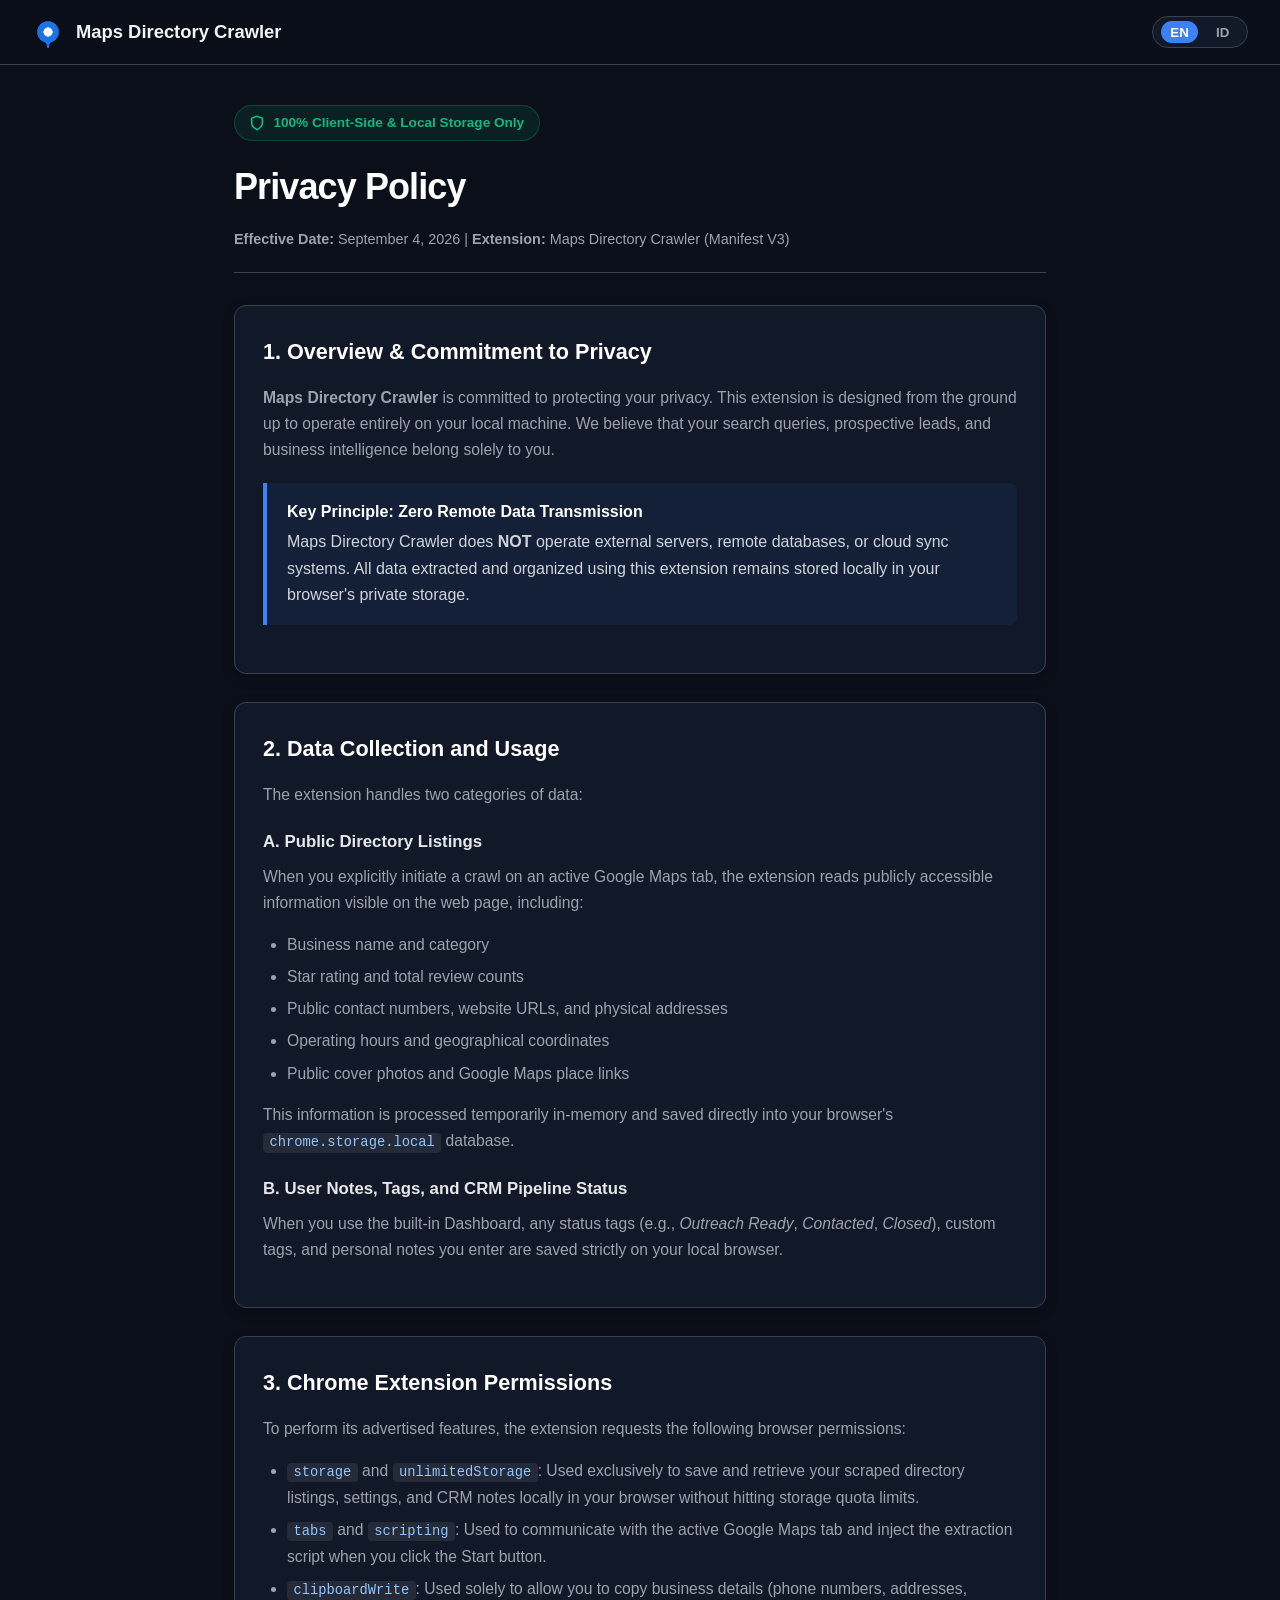
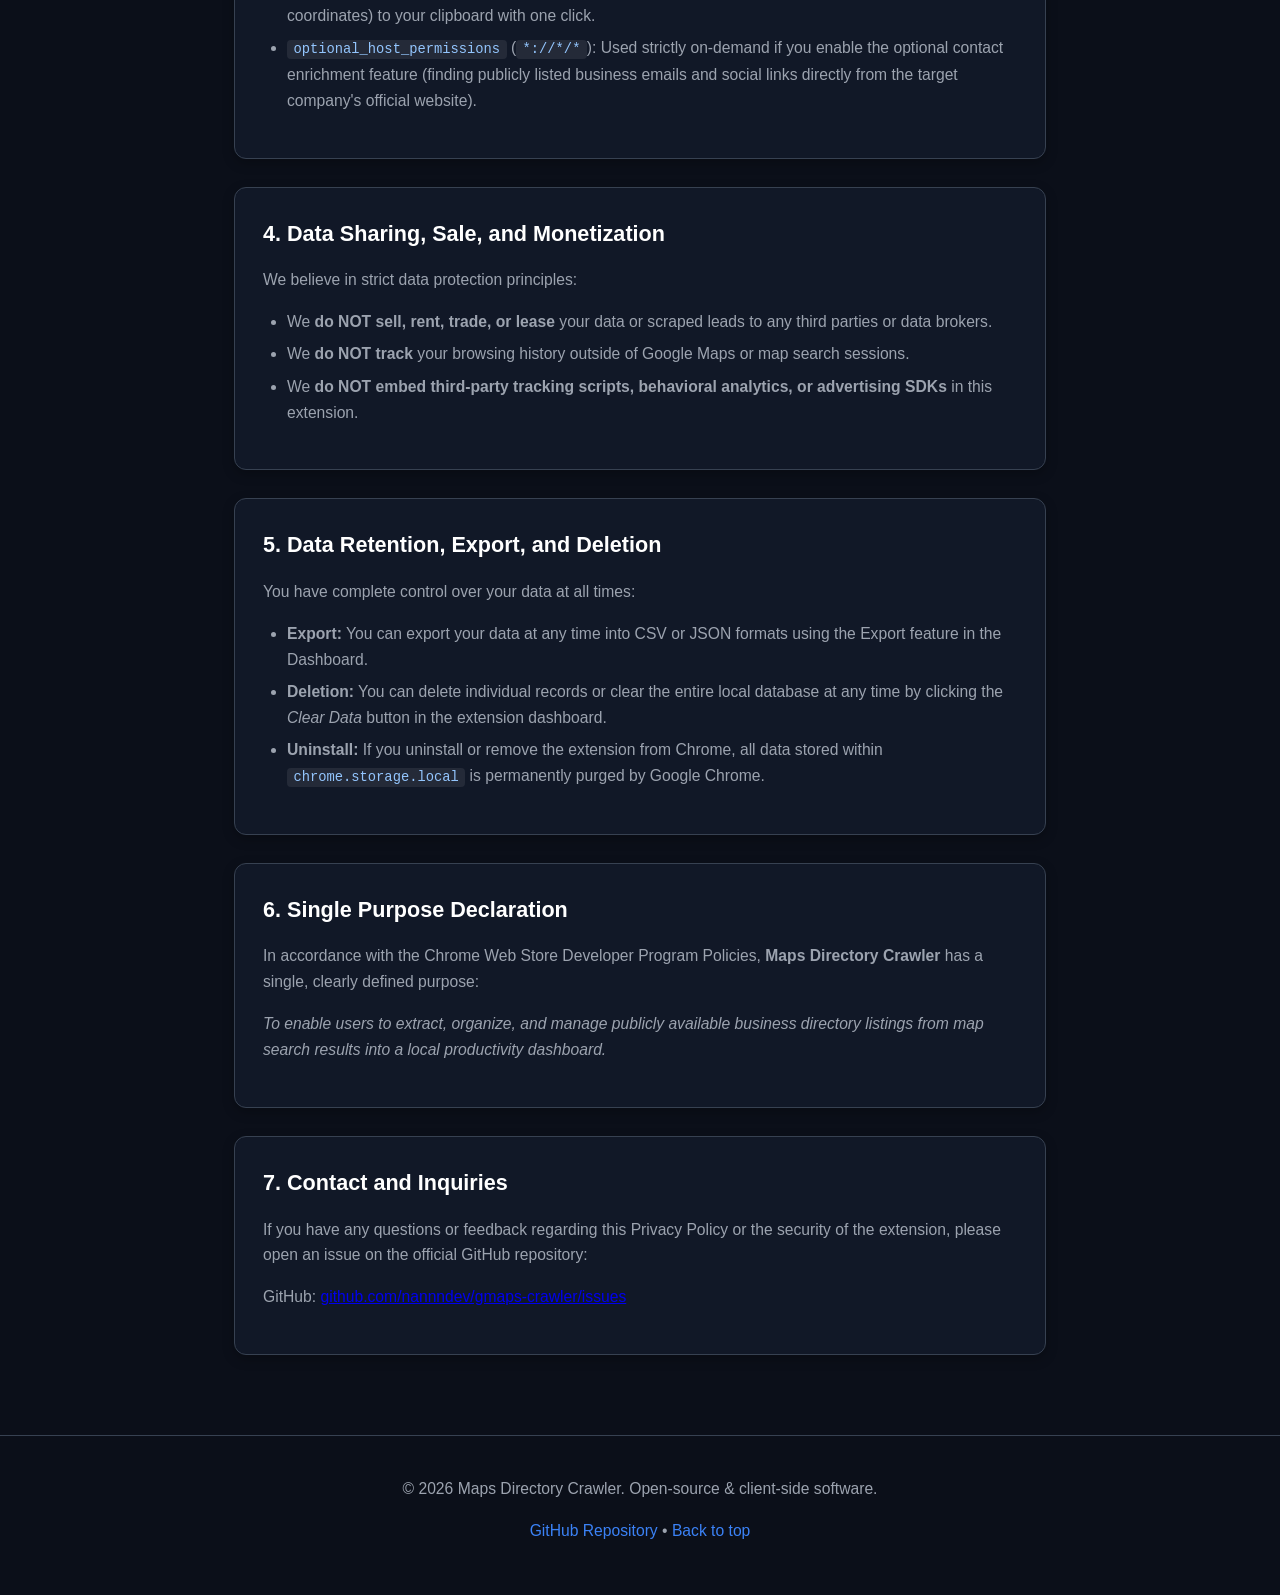
<file: docs/index.html>
<!DOCTYPE html>
<html lang="en">
<head>
  <meta charset="UTF-8">
  <meta name="viewport" content="width=device-width, initial-scale=1.0">
  <title>Privacy Policy - Maps Directory Crawler</title>
  <meta name="description" content="Privacy Policy for Maps Directory Crawler Chrome Extension. Learn how your data is handled strictly locally on your browser.">
  <link rel="icon" type="image/png" href="../icon48.png">
  <style>
    :root {
      --bg-primary: #0b0f19;
      --bg-card: #111827;
      --bg-card-hover: #1f2937;
      --border-color: #374151;
      --text-main: #f3f4f6;
      --text-muted: #9ca3af;
      --accent: #3b82f6;
      --accent-hover: #2563eb;
      --success: #10b981;
      --success-bg: rgba(16, 185, 129, 0.1);
      --font-sans: -apple-system, BlinkMacSystemFont, "Segoe UI", Roboto, "Helvetica Neue", Arial, sans-serif;
    }

    * {
      box-sizing: border-box;
      margin: 0;
      padding: 0;
    }

    body {
      font-family: var(--font-sans);
      background-color: var(--bg-primary);
      color: var(--text-main);
      line-height: 1.65;
      padding: 0;
      margin: 0;
      -webkit-font-smoothing: antialiased;
    }

    .header-nav {
      position: sticky;
      top: 0;
      background: rgba(11, 15, 25, 0.88);
      backdrop-filter: blur(12px);
      border-bottom: 1px solid var(--border-color);
      padding: 1rem 2rem;
      display: flex;
      justify-content: space-between;
      align-items: center;
      z-index: 50;
    }

    .brand {
      display: flex;
      align-items: center;
      gap: 0.75rem;
      text-decoration: none;
      color: var(--text-main);
      font-weight: 700;
      font-size: 1.15rem;
    }

    .brand img {
      width: 32px;
      height: 32px;
      border-radius: 8px;
    }

    .lang-toggle {
      display: flex;
      gap: 0.5rem;
      background: var(--bg-card);
      border: 1px solid var(--border-color);
      border-radius: 20px;
      padding: 0.25rem 0.5rem;
      font-size: 0.85rem;
    }

    .lang-btn {
      background: none;
      border: none;
      color: var(--text-muted);
      cursor: pointer;
      padding: 0.2rem 0.6rem;
      border-radius: 12px;
      font-weight: 600;
      transition: all 0.2s ease;
    }

    .lang-btn.active {
      background: var(--accent);
      color: #ffffff;
    }

    .container {
      max-width: 860px;
      margin: 2.5rem auto 5rem;
      padding: 0 1.5rem;
    }

    .hero-badge {
      display: inline-flex;
      align-items: center;
      gap: 0.5rem;
      background: var(--success-bg);
      color: var(--success);
      border: 1px solid rgba(16, 185, 129, 0.25);
      border-radius: 9999px;
      padding: 0.35rem 0.9rem;
      font-size: 0.85rem;
      font-weight: 600;
      margin-bottom: 1rem;
    }

    h1 {
      font-size: 2.25rem;
      font-weight: 800;
      letter-spacing: -0.025em;
      margin-bottom: 0.75rem;
      color: #ffffff;
    }

    .meta-info {
      color: var(--text-muted);
      font-size: 0.9rem;
      margin-bottom: 2rem;
      border-bottom: 1px solid var(--border-color);
      padding-bottom: 1.25rem;
    }

    .card {
      background: var(--bg-card);
      border: 1px solid var(--border-color);
      border-radius: 12px;
      padding: 1.75rem;
      margin-bottom: 1.75rem;
      box-shadow: 0 4px 12px rgba(0, 0, 0, 0.25);
    }

    h2 {
      font-size: 1.35rem;
      font-weight: 700;
      color: #ffffff;
      margin-bottom: 1rem;
      display: flex;
      align-items: center;
      gap: 0.5rem;
    }

    h3 {
      font-size: 1.05rem;
      font-weight: 600;
      color: #e5e7eb;
      margin: 1.25rem 0 0.5rem;
    }

    p {
      color: var(--text-muted);
      margin-bottom: 1rem;
      font-size: 0.98rem;
    }

    ul, ol {
      margin-left: 1.5rem;
      margin-bottom: 1rem;
      color: var(--text-muted);
      font-size: 0.98rem;
    }

    li {
      margin-bottom: 0.4rem;
    }

    code {
      background: rgba(255, 255, 255, 0.08);
      color: #93c5fd;
      padding: 0.15rem 0.4rem;
      border-radius: 4px;
      font-size: 0.88em;
      font-family: ui-monospace, SFMono-Regular, Menlo, Monaco, Consolas, monospace;
    }

    .callout {
      background: rgba(59, 130, 246, 0.08);
      border-left: 4px solid var(--accent);
      padding: 1rem 1.25rem;
      border-radius: 0 8px 8px 0;
      margin: 1.25rem 0;
      color: #d1d5db;
    }

    .callout-title {
      font-weight: 700;
      color: #ffffff;
      margin-bottom: 0.25rem;
    }

    footer {
      border-top: 1px solid var(--border-color);
      text-align: center;
      padding: 2.5rem 1rem;
      color: var(--text-muted);
      font-size: 0.875rem;
    }

    footer a {
      color: var(--accent);
      text-decoration: none;
    }

    footer a:hover {
      text-decoration: underline;
    }

    .lang-id {
      display: none;
    }
  </style>
</head>
<body>

  <!-- Navigation Bar -->
  <header class="header-nav">
    <a href="https://github.com/nannndev/gmaps-crawler" class="brand" target="_blank" rel="noopener">
      <img src="../icon48.png" alt="Maps Directory Crawler Icon" onerror="this.style.display='none'">
      <span>Maps Directory Crawler</span>
    </a>
    <div class="lang-toggle">
      <button class="lang-btn active" id="btn-en" onclick="setLanguage('en')">EN</button>
      <button class="lang-btn" id="btn-id" onclick="setLanguage('id')">ID</button>
    </div>
  </header>

  <main class="container">
    <div class="hero-badge">
      <svg width="16" height="16" viewBox="0 0 24 24" fill="none" stroke="currentColor" stroke-width="2.5" stroke-linecap="round" stroke-linejoin="round"><path d="M12 22s8-4 8-10V5l-8-3-8 3v7c0 6 8 10 8 10z"/></svg>
      <span class="lang-en">100% Client-Side & Local Storage Only</span>
      <span class="lang-id">100% Berjalan di Browser & Penyimpanan Lokal</span>
    </div>

    <h1 class="lang-en">Privacy Policy</h1>
    <h1 class="lang-id">Kebijakan Privasi</h1>

    <div class="meta-info">
      <span class="lang-en"><strong>Effective Date:</strong> September 4, 2026 | <strong>Extension:</strong> Maps Directory Crawler (Manifest V3)</span>
      <span class="lang-id"><strong>Tanggal Berlaku:</strong> 4 September 2026 | <strong>Ekstensi:</strong> Maps Directory Crawler (Manifest V3)</span>
    </div>

    <!-- ENGLISH SECTION -->
    <div class="lang-en">
      <div class="card">
        <h2>1. Overview & Commitment to Privacy</h2>
        <p><strong>Maps Directory Crawler</strong> is committed to protecting your privacy. This extension is designed from the ground up to operate entirely on your local machine. We believe that your search queries, prospective leads, and business intelligence belong solely to you.</p>
        <div class="callout">
          <div class="callout-title">Key Principle: Zero Remote Data Transmission</div>
          Maps Directory Crawler does <strong>NOT</strong> operate external servers, remote databases, or cloud sync systems. All data extracted and organized using this extension remains stored locally in your browser's private storage.
        </div>
      </div>

      <div class="card">
        <h2>2. Data Collection and Usage</h2>
        <p>The extension handles two categories of data:</p>

        <h3>A. Public Directory Listings</h3>
        <p>When you explicitly initiate a crawl on an active Google Maps tab, the extension reads publicly accessible information visible on the web page, including:</p>
        <ul>
          <li>Business name and category</li>
          <li>Star rating and total review counts</li>
          <li>Public contact numbers, website URLs, and physical addresses</li>
          <li>Operating hours and geographical coordinates</li>
          <li>Public cover photos and Google Maps place links</li>
        </ul>
        <p>This information is processed temporarily in-memory and saved directly into your browser's <code>chrome.storage.local</code> database.</p>

        <h3>B. User Notes, Tags, and CRM Pipeline Status</h3>
        <p>When you use the built-in Dashboard, any status tags (e.g., <em>Outreach Ready</em>, <em>Contacted</em>, <em>Closed</em>), custom tags, and personal notes you enter are saved strictly on your local browser.</p>
      </div>

      <div class="card">
        <h2>3. Chrome Extension Permissions</h2>
        <p>To perform its advertised features, the extension requests the following browser permissions:</p>
        <ul>
          <li><code>storage</code> and <code>unlimitedStorage</code>: Used exclusively to save and retrieve your scraped directory listings, settings, and CRM notes locally in your browser without hitting storage quota limits.</li>
          <li><code>tabs</code> and <code>scripting</code>: Used to communicate with the active Google Maps tab and inject the extraction script when you click the Start button.</li>
          <li><code>clipboardWrite</code>: Used solely to allow you to copy business details (phone numbers, addresses, coordinates) to your clipboard with one click.</li>
          <li><code>optional_host_permissions</code> (<code>*://*/*</code>): Used strictly on-demand if you enable the optional contact enrichment feature (finding publicly listed business emails and social links directly from the target company's official website).</li>
        </ul>
      </div>

      <div class="card">
        <h2>4. Data Sharing, Sale, and Monetization</h2>
        <p>We believe in strict data protection principles:</p>
        <ul>
          <li>We <strong>do NOT sell, rent, trade, or lease</strong> your data or scraped leads to any third parties or data brokers.</li>
          <li>We <strong>do NOT track</strong> your browsing history outside of Google Maps or map search sessions.</li>
          <li>We <strong>do NOT embed third-party tracking scripts, behavioral analytics, or advertising SDKs</strong> in this extension.</li>
        </ul>
      </div>

      <div class="card">
        <h2>5. Data Retention, Export, and Deletion</h2>
        <p>You have complete control over your data at all times:</p>
        <ul>
          <li><strong>Export:</strong> You can export your data at any time into CSV or JSON formats using the Export feature in the Dashboard.</li>
          <li><strong>Deletion:</strong> You can delete individual records or clear the entire local database at any time by clicking the <em>Clear Data</em> button in the extension dashboard.</li>
          <li><strong>Uninstall:</strong> If you uninstall or remove the extension from Chrome, all data stored within <code>chrome.storage.local</code> is permanently purged by Google Chrome.</li>
        </ul>
      </div>

      <div class="card">
        <h2>6. Single Purpose Declaration</h2>
        <p>In accordance with the Chrome Web Store Developer Program Policies, <strong>Maps Directory Crawler</strong> has a single, clearly defined purpose:</p>
        <p><em>To enable users to extract, organize, and manage publicly available business directory listings from map search results into a local productivity dashboard.</em></p>
      </div>

      <div class="card">
        <h2>7. Contact and Inquiries</h2>
        <p>If you have any questions or feedback regarding this Privacy Policy or the security of the extension, please open an issue on the official GitHub repository:</p>
        <p>GitHub: <a href="https://github.com/nannndev/gmaps-crawler/issues" target="_blank" rel="noopener">github.com/nannndev/gmaps-crawler/issues</a></p>
      </div>
    </div>

    <!-- INDONESIAN SECTION -->
    <div class="lang-id">
      <div class="card">
        <h2>1. Ringkasan & Komitmen Privasi</h2>
        <p><strong>Maps Directory Crawler</strong> berkomitmen penuh untuk menjaga privasi Anda. Ekstensi ini dirancang secara khusus untuk berjalan 100% di perangkat lokal Anda. Data pencarian, prospek bisnis, dan catatan Anda adalah milik Anda sepenuhnya.</p>
        <div class="callout">
          <div class="callout-title">Prinsip Utama: Tanpa Pengiriman Data ke Server Luar</div>
          Maps Directory Crawler <strong>TIDAK</strong> memiliki atau mengoperasikan server eksternal, database cloud, maupun sistem pelacak pihak ketiga. Seluruh data yang diambil dan dikelola disimpan murni di memori lokal browser Anda (<code>chrome.storage.local</code>).
        </div>
      </div>

      <div class="card">
        <h2>2. Pengumpulan dan Penggunaan Data</h2>
        <p>Ekstensi ini memproses dua kategori data:</p>

        <h3>A. Informasi Direktori Publik</h3>
        <p>Saat Anda memulai proses crawl pada tab Google Maps yang sedang aktif, ekstensi membaca informasi publik yang ditampilkan di halaman peta:</p>
        <ul>
          <li>Nama tempat dan kategori usaha</li>
          <li>Rating bintang dan jumlah ulasan publik</li>
          <li>Nomor telepon publik, alamat website, dan alamat fisik</li>
          <li>Jam operasional dan koordinat peta (latitude/longitude)</li>
          <li>Foto profil publik dan tautan Google Maps</li>
        </ul>
        <p>Data ini diproses sementara di browser dan disimpan langsung ke database lokal browser Anda.</p>

        <h3>B. Catatan Pengguna, Tag, dan Status Pipeline CRM</h3>
        <p>Catatan, label kustom, dan status penawaran yang Anda ubah di Dashboard tersimpan secara privat di browser komputer Anda sendiri.</p>
      </div>

      <div class="card">
        <h2>3. Penggunaan Izin (Permissions) Browser</h2>
        <p>Ekstensi ini memerlukan izin berikut agar fungsinya dapat berjalan:</p>
        <ul>
          <li><code>storage</code> & <code>unlimitedStorage</code>: Digunakan untuk menyimpan dan membuka kembali data hasil crawl, pengaturan, dan catatan prospek di browser tanpa terbentur batas kuota.</li>
          <li><code>tabs</code> & <code>scripting</code>: Digunakan untuk berinteraksi dengan tab Google Maps yang dibuka pengguna dan menjalankan script ekstraksi saat tombol Mulai ditekan.</li>
          <li><code>clipboardWrite</code>: Digunakan untuk menyalin data prospek (telepon, alamat, koordinat) ke clipboard perangkat dengan satu klik.</li>
          <li><code>optional_host_permissions</code> (<code>*://*/*</code>): Digunakan secara opsional hanya saat Anda mengaktifkan fitur pencarian email bisnis publik di website resmi tempat yang ditemukan.</li>
        </ul>
      </div>

      <div class="card">
        <h2>4. Berbagi Data, Penjualan, dan Monetisasi</h2>
        <p>Kami menjunjung tinggi etika perlindungan privasi:</p>
        <ul>
          <li>Kami <strong>TIDAK menjual, menyewakan, atau memperdagangkan</strong> data atau prospek Anda kepada pihak ketiga atau pialang data (data broker).</li>
          <li>Kami <strong>TIDAK melacak</strong> riwayat penelusuran web Anda di luar sesi pencarian direktori Google Maps.</li>
          <li>Kami <strong>TIDAK menyisipkan script analitik pelacak perilaku atau jaringan iklan pihak ketiga</strong> di dalam ekstensi ini.</li>
        </ul>
      </div>

      <div class="card">
        <h2>5. Penyimpanan, Ekspor, dan Penghapusan Data</h2>
        <p>Anda memegang kendali penuh atas data Anda:</p>
        <ul>
          <li><strong>Ekspor:</strong> Anda dapat mengekspor data kapan saja ke format CSV atau JSON dari halaman Dashboard.</li>
          <li><strong>Hapus:</strong> Anda dapat menghapus data tertentu atau mengosongkan seluruh database lokal melalui tombol <em>Hapus Semua Data</em> di Dashboard.</li>
          <li><strong>Uninstall:</strong> Jika Anda menghapus ekstensi dari Chrome, seluruh data di <code>chrome.storage.local</code> akan otomatis dihapus permanen oleh browser Google Chrome.</li>
        </ul>
      </div>

      <div class="card">
        <h2>6. Deklarasi Tujuan Tunggal (Single Purpose)</h2>
        <p>Sesuai dengan Kebijakan Program Pengembang Chrome Web Store, <strong>Maps Directory Crawler</strong> memiliki tujuan tunggal yang jelas:</p>
        <p><em>Memungkinkan pengguna mengekstrak, mengorganisir, dan mengelola daftar direktori bisnis publik dari hasil pencarian peta ke dalam dashboard produktivitas lokal.</em></p>
      </div>

      <div class="card">
        <h2>7. Kontak Pengembang</h2>
        <p>Jika Anda memiliki pertanyaan seputar Kebijakan Privasi ini, silakan hubungi pengembang melalui halaman isu GitHub:</p>
        <p>GitHub: <a href="https://github.com/nannndev/gmaps-crawler/issues" target="_blank" rel="noopener">github.com/nannndev/gmaps-crawler/issues</a></p>
      </div>
    </div>
  </main>

  <footer>
    <p>&copy; 2026 Maps Directory Crawler. Open-source & client-side software.</p>
    <p><a href="https://github.com/nannndev/gmaps-crawler" target="_blank" rel="noopener">GitHub Repository</a> &bull; <a href="#top">Back to top</a></p>
  </footer>

  <script>
    function setLanguage(lang) {
      const enElements = document.querySelectorAll('.lang-en');
      const idElements = document.querySelectorAll('.lang-id');
      const btnEn = document.getElementById('btn-en');
      const btnId = document.getElementById('btn-id');

      if (lang === 'id') {
        enElements.forEach(el => el.style.display = 'none');
        idElements.forEach(el => el.style.display = 'block');
        btnId.classList.add('active');
        btnEn.classList.remove('active');
        document.documentElement.lang = 'id';
      } else {
        enElements.forEach(el => el.style.display = 'block');
        idElements.forEach(el => el.style.display = 'none');
        btnEn.classList.add('active');
        btnId.classList.remove('active');
        document.documentElement.lang = 'en';
      }
    }
  </script>
</body>
</html>
</file>
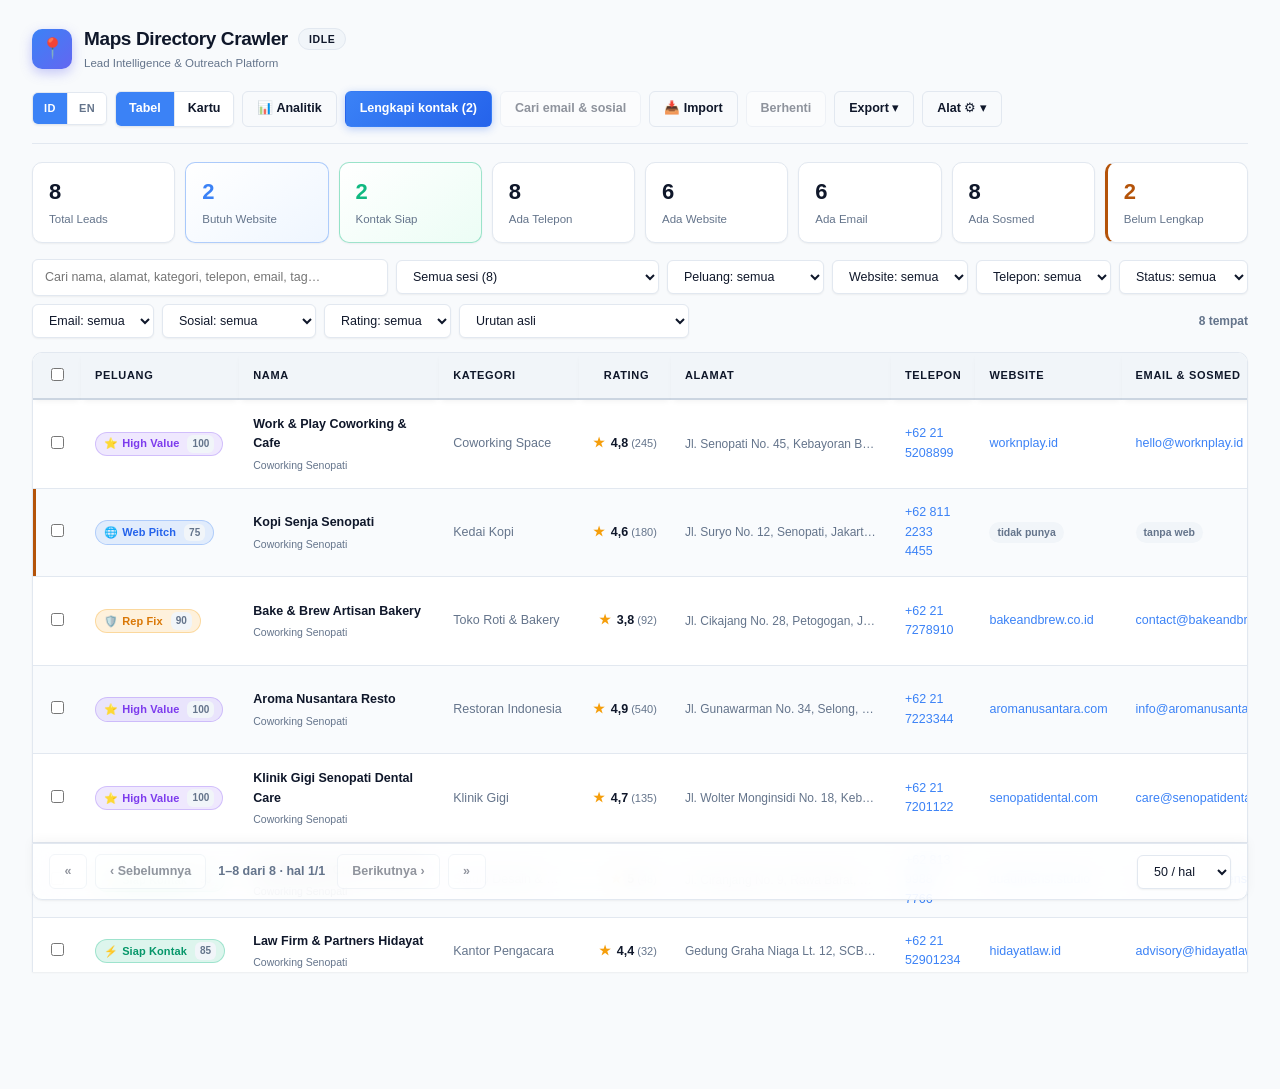
<file: dashboard.html>
<!doctype html>
<html lang="id">
<head>
  <meta charset="utf-8" />
  <title>Maps Directory Crawler — Dashboard Pro</title>
  <link rel="stylesheet" href="dashboard.css" />
</head>
<body>
  <header class="top">
    <div class="brand">
      <div class="brand-badge">📍</div>
      <div class="brand-titles">
        <div class="brand-line">
          <h1>Maps Directory Crawler</h1>
          <span id="statusChip" class="chip idle">idle</span>
          <span id="live" class="live" hidden><i></i>live</span>
        </div>
        <span id="lblBrandSub" class="brand-sub">Lead Intelligence & Outreach Platform</span>
      </div>
    </div>
    <div class="tools">
      <div class="lang-switch" role="group" aria-label="Language">
        <button id="langId" class="lang-btn on" title="Bahasa Indonesia">ID</button>
        <button id="langEn" class="lang-btn" title="English">EN</button>
      </div>

      <div class="seg" role="group" aria-label="Tampilan">
        <button id="viewTable" class="on" aria-pressed="true"><span id="lblViewTable">Tabel</span></button>
        <button id="viewCard" aria-pressed="false"><span id="lblViewCard">Kartu</span></button>
      </div>
      <button id="toggleAnalytics" class="ghost" title="Tampilkan/sembunyikan analitik visual"><span id="lblAnalyticsBtn">📊 Analitik</span></button>
      <button id="enrich" class="primary"><span id="lblEnrichBtn">⚡ Enrich Kontak</span></button>
      <button id="emails"><span id="lblEmailsBtn">🔍 Cari Email & Sosmed</span></button>
      <button id="btnOpenImport" class="ghost" title="Import file CSV atau JSON"><span id="lblImportBtn">📥 Import</span></button>
      <button id="stop" disabled><span id="lblStopBtn">Berhenti</span></button>

      <div class="dropdown">
        <button id="btnExportMenu" class="ghost"><span id="lblExportMenu">Export ▾</span></button>
        <div class="dropdown-content">
          <button id="csv"><span id="lblExportCsv">Export CSV</span></button>
          <button id="excel"><span id="lblExportExcel">Export Excel (.xls)</span></button>
          <button id="json"><span id="lblExportJson">Export JSON</span></button>
          <button id="copy"><span id="lblExportTsv">Salin (TSV)</span></button>
          <hr />
          <button id="copyEmails"><span id="lblCopyEmails">Salin Semua Email</span></button>
          <button id="copyPhones"><span id="lblCopyPhones">Salin Semua Telepon</span></button>
        </div>
      </div>

      <div class="dropdown">
        <button id="btnMoreMenu" class="ghost"><span id="lblToolsMenu">Alat ⚙ ▾</span></button>
        <div class="dropdown-content">
          <button id="btnMenuImport"><span id="lblMenuImport">📥 Import CSV / JSON…</span></button>
          <button id="btnBackup"><span id="lblMenuBackup">💾 Backup Database (.json)</span></button>
          <button id="btnMenuRestore"><span id="lblMenuRestore">🔄 Restore Database…</span></button>
          <hr />
          <button id="dedupe"><span id="lblMenuDedupe">🧹 Merge Duplikat</span></button>
          <button id="clear" class="danger"><span id="lblMenuClear">🗑️ Kosongkan Semua Data</span></button>
        </div>
      </div>
    </div>
  </header>

  <section id="runBar" class="runbar" hidden>
    <div class="runhead">
      <span id="runMsg"></span>
      <span id="runPct" class="pct"></span>
    </div>
    <div class="bar"><div id="fill"></div></div>
  </section>

  <section id="analyticsPanel" class="analytics-panel" hidden>
    <div class="analytics-grid">
      <div class="analytics-card">
        <h4 id="lblAnalyticsOpp">Radar Peluang Lead</h4>
        <div id="analyticsOpportunity" class="chart-bars"></div>
      </div>
      <div class="analytics-card">
        <h4 id="lblAnalyticsFunnel">Funnel CRM Status</h4>
        <div id="analyticsFunnel" class="chart-bars"></div>
      </div>
      <div class="analytics-card">
        <h4 id="lblAnalyticsCat">Kategori Terbanyak</h4>
        <div id="analyticsCategories" class="chart-bars"></div>
      </div>
      <div class="analytics-card">
        <h4 id="lblAnalyticsComp">Kelengkapan Kontak</h4>
        <div id="analyticsCompleteness" class="chart-bars"></div>
      </div>
      <div class="analytics-card">
        <h4 id="lblAnalyticsRate">Distribusi Rating</h4>
        <div id="analyticsRating" class="chart-bars"></div>
      </div>
    </div>
  </section>

  <section class="stats">
    <div class="stat"><span id="sTotal">0</span><label id="lblStatTotal">Total Leads</label></div>
    <div class="stat highlight"><span id="sWebPitch">0</span><label id="lblStatWebPitch">Butuh Website</label></div>
    <div class="stat ready"><span id="sReady">0</span><label id="lblStatReady">Kontak Siap</label></div>
    <div class="stat"><span id="sPhone">0</span><label id="lblStatPhone">Ada Telepon</label></div>
    <div class="stat"><span id="sSite">0</span><label id="lblStatSite">Ada Website</label></div>
    <div class="stat"><span id="sEmail">0</span><label id="lblStatEmail">Ada Email</label></div>
    <div class="stat"><span id="sSocial">0</span><label id="lblStatSocial">Ada Sosmed</label></div>
    <div class="stat warn"><span id="sIncomplete">0</span><label id="lblStatIncomplete">Belum Lengkap</label></div>
  </section>

  <section class="filters">
    <input id="q" type="search" placeholder="Cari nama, alamat, kategori, telepon, email, tag…" />
    <select id="session" title="Sesi crawl"><option value="all">Semua sesi</option></select>
    <select id="fOpp" title="Filter Radar Peluang">
      <option value="all">Peluang: semua</option>
      <option value="web-pitch">🌐 Butuh Website</option>
      <option value="reputation-fix">🛡️ Perlu Reputasi</option>
      <option value="high-value">⭐ High Value Lead</option>
      <option value="outreach-ready">⚡ Kontak Siap</option>
      <option value="standard">📍 Standard Lead</option>
    </select>
    <select id="fWebsite">
      <option value="all">Website: semua</option>
      <option value="no">Tanpa website</option>
      <option value="yes">Ada website</option>
    </select>
    <select id="fPhone">
      <option value="all">Telepon: semua</option>
      <option value="no">Tanpa telepon</option>
      <option value="yes">Ada telepon</option>
    </select>
    <select id="fStatus">
      <option value="all">Status: semua</option>
      <option value="none">Belum ditandai</option>
      <option value="baru">Baru</option>
      <option value="dihubungi">Dihubungi</option>
      <option value="followup">Follow-up</option>
      <option value="deal">Deal</option>
      <option value="tolak">Tidak tertarik</option>
    </select>
    <select id="fEmail">
      <option value="all">Email: semua</option>
      <option value="yes">Ada email</option>
      <option value="no">Tanpa email</option>
    </select>
    <select id="fSocial">
      <option value="all">Sosial: semua</option>
      <option value="yes">Ada sosial media</option>
      <option value="no">Tanpa sosial media</option>
    </select>
    <select id="fRating">
      <option value="all">Rating: semua</option>
      <option value="lt4">&lt; 4,0</option>
      <option value="gte4">≥ 4,0</option>
      <option value="gte45">≥ 4,5</option>
      <option value="none">Tanpa rating</option>
    </select>
    <select id="sort">
      <option value="default">Urutan asli</option>
      <option value="score">Skor Peluang (Tinggi → Rendah)</option>
      <option value="name">Nama A–Z</option>
      <option value="rating">Rating tertinggi</option>
      <option value="reviews">Review terbanyak</option>
      <option value="category">Kategori A–Z</option>
    </select>
    <button id="reset" class="ghost" hidden>Reset filter</button>
    <span id="shown" class="shown"></span>
  </section>

  <div id="tableWrap" class="tablewrap">
    <table id="tbl">
      <thead>
        <tr>
          <th class="c-chk"><input type="checkbox" id="selectAll" title="Pilih semua baris di halaman ini" /></th>
          <th id="thOpp" class="sortable" data-sort="opp">Peluang <span class="sort-icon"></span></th>
          <th id="thName" class="c-name sortable" data-sort="name">Nama <span class="sort-icon"></span></th>
          <th id="thCat" class="sortable" data-sort="category">Kategori <span class="sort-icon"></span></th>
          <th id="thRating" class="num sortable" data-sort="rating">Rating <span class="sort-icon"></span></th>
          <th id="thAddr">Alamat</th>
          <th id="thPhone">Telepon</th>
          <th id="thSite">Website</th>
          <th id="thEmail">Email & Sosmed</th>
          <th id="thStatus" class="sortable" data-sort="status">Status <span class="sort-icon"></span></th>
          <th id="thNote">Catatan & Tag</th>
          <th class="c-act"></th>
        </tr>
      </thead>
      <tbody id="tbody"></tbody>
    </table>
  </div>

  <div id="cardWrap" class="cardwrap" hidden></div>

  <div id="empty" class="empty" hidden>
    <div class="empty-icon">🔍</div>
    <p id="emptyText" class="empty-msg">Belum ada data tempat.</p>
  </div>

  <nav id="pager" class="pager" hidden>
    <button id="pFirst" title="Halaman pertama">«</button>
    <button id="pPrev">‹ Sebelumnya</button>
    <span id="pInfo" class="pinfo"></span>
    <button id="pNext">Berikutnya ›</button>
    <button id="pLast" title="Halaman terakhir">»</button>
    <select id="perPage" title="Baris per halaman">
      <option value="25">25 / hal</option>
      <option value="50" selected>50 / hal</option>
      <option value="100">100 / hal</option>
      <option value="250">250 / hal</option>
    </select>
  </nav>

  <!-- Floating Batch Actions Bar -->
  <div id="batchBar" class="batch-bar" hidden>
    <span id="batchCount" class="batch-count">0 terpilih</span>
    <select id="batchStatusSel">
      <option value="">Ubah status massal…</option>
      <option value="baru">Baru</option>
      <option value="dihubungi">Dihubungi</option>
      <option value="followup">Follow-up</option>
      <option value="deal">Deal</option>
      <option value="tolak">Tidak tertarik</option>
    </select>
    <button id="batchExport" class="ghost"><span id="lblBatchExport">Export Terpilih</span></button>
    <button id="batchDelete" class="danger ghost"><span id="lblBatchDelete">Hapus Terpilih</span></button>
    <button id="batchCancel" class="ghost"><span id="lblBatchCancel">Batal</span></button>
  </div>

  <!-- Quick Detail Drawer Modal -->
  <div id="drawerOverlay" class="drawer-overlay" hidden></div>
  <aside id="drawerModal" class="drawer" hidden>
    <div class="drawer-header">
      <h2 id="dName">Nama Tempat</h2>
      <button id="dClose" class="drawer-close">&times;</button>
    </div>
    <div class="drawer-body">
      <div id="dBadges" class="drawer-badges"></div>
      
      <div class="drawer-actions">
        <a id="dBtnWa" class="btn-action wa" target="_blank" hidden>💬 WhatsApp</a>
        <a id="dBtnCall" class="btn-action call" target="_blank" hidden>📞 Telepon</a>
        <a id="dBtnSite" class="btn-action site" target="_blank" hidden>🌐 Website</a>
        <a id="dBtnMap" class="btn-action map" target="_blank" hidden>📍 Google Maps</a>
        <a id="dBtnEmail" class="btn-action mail" target="_blank" hidden>✉️ Email</a>
      </div>

      <div class="drawer-section">
        <h3 id="lblDrawerOpp">Radar Peluang & Skor</h3>
        <div class="drawer-opp-box">
          <div id="dOppBadge" class="drawer-opp-main"></div>
          <div class="drawer-score-box">
            <span class="score-label">Lead Score</span>
            <b id="dLeadScore" class="score-number">0/100</b>
          </div>
        </div>
      </div>

      <div class="drawer-section">
        <h3 id="lblDrawerContact">Informasi Kontak</h3>
        <div class="drawer-row"><b id="lblDAddr">Alamat:</b> <span id="dAddr">—</span></div>
        <div class="drawer-row"><b id="lblDPhone">Telepon:</b> <span id="dPhone">—</span></div>
        <div class="drawer-row"><b id="lblDWebsite">Website:</b> <span id="dWebsite">—</span></div>
        <div class="drawer-row"><b id="lblDEmail">Email:</b> <span id="dEmail">—</span></div>
        <div class="drawer-row"><b id="lblDSocials">Media Sosial:</b> <div id="dSocials">—</div></div>
      </div>

      <div class="drawer-section">
        <h3 id="lblDrawerLocation">Lokasi & Jam Buka</h3>
        <div class="drawer-row"><b id="lblDPlusCode">Plus Code:</b> <span id="dPlusCode">—</span></div>
        <div class="drawer-row"><b id="lblDCoords">Koordinat:</b> <span id="dCoords">—</span></div>
        <div class="drawer-row"><b id="lblDHours">Jam Buka:</b> <div id="dHours" class="hours-box">—</div></div>
        <div class="drawer-row"><b id="lblDScrapedAt">Waktu Scrape:</b> <span id="dScrapedAt">—</span></div>
      </div>

      <div class="drawer-section">
        <h3 id="lblDrawerCrm">Manajemen CRM</h3>
        <div class="drawer-row">
          <b id="lblDStatus">Status:</b>
          <div id="dStatusWrap"></div>
        </div>
        <div class="drawer-row">
          <b id="lblDNote">Catatan:</b>
          <textarea id="dNote" class="drawer-textarea" placeholder="Tulis catatan prospek di sini…"></textarea>
        </div>
        <div class="drawer-row">
          <b id="lblDTags">Tag Kustom:</b>
          <input id="dTags" type="text" class="drawer-input" placeholder="Pisahkan dengan koma (mis: VIP, Target Q3)" />
        </div>
      </div>
    </div>
  </aside>

  <!-- Modal Import / Restore Data -->
  <div id="importOverlay" class="modal-overlay" hidden>
    <div class="modal-box">
      <div class="modal-header">
        <div class="modal-title-wrap">
          <span class="modal-icon">📥</span>
          <div>
            <h3 id="lblModalImportTitle">Import & Restore Data</h3>
            <p id="lblModalImportSub" class="modal-sub">Unggah file CSV atau file backup database JSON</p>
          </div>
        </div>
        <button id="importClose" class="modal-close">&times;</button>
      </div>
      <div class="modal-body">
        <div id="importDropzone" class="dropzone">
          <input type="file" id="importFileInput" accept=".csv,.json" hidden />
          <div class="dropzone-icon">📁</div>
          <div class="dropzone-text"><b id="lblDropzoneMain">Pilih file CSV atau JSON</b> <span id="lblDropzoneSub">atau seret ke sini</span></div>
          <div id="lblDropzoneHint" class="dropzone-hint">Mendukung format CSV hasil export atau JSON database backup</div>
        </div>

        <div id="importPreview" class="import-preview" hidden>
          <div class="import-file-badge">
            <span id="impFileName">data.csv</span>
            <span id="impFileType" class="imp-tag">CSV</span>
          </div>
          <div class="import-stats">
            <div><b id="impValidCount">0</b> <span id="lblImpValidText">tempat valid ditemukan</span></div>
            <div id="impInvalidWrap" hidden><span id="impInvalidCount" class="text-warn">0</span> <span id="lblImpInvalidText">baris diabaikan (tanpa nama)</span></div>
          </div>

          <div class="import-mode-wrap">
            <label class="mode-option">
              <input type="radio" name="importMode" value="merge" checked />
              <div class="mode-desc">
                <b id="lblModeMergeTitle">Gabungkan (Merge)</b>
                <span id="lblModeMergeDesc">Tambahkan tempat baru ke database tanpa menghapus data atau catatan CRM lama.</span>
              </div>
            </label>
            <label class="mode-option">
              <input type="radio" name="importMode" value="restore" />
              <div class="mode-desc">
                <b id="lblModeRestoreTitle">Ganti Semua (Restore Database)</b>
                <span id="lblModeRestoreDesc">Hapus database lama dan gantikan sepenuhnya dengan isi file cadangan.</span>
              </div>
            </label>
          </div>
        </div>
      </div>
      <div class="modal-footer">
        <button id="btnCancelImport" class="ghost"><span id="lblBtnCancelImport">Batal</span></button>
        <button id="btnDoImport" class="primary" disabled><span id="lblBtnDoImport">Mulai Impor</span></button>
      </div>
    </div>
  </div>

  <!-- Toast Notification Container -->
  <div id="toastContainer" class="toast-container" aria-live="polite"></div>

  <script src="opportunity.js"></script>
  <script src="import.js"></script>
  <script src="export.js"></script>
  <script src="i18n.js"></script>
  <script src="analytics.js"></script>
  <script src="drawer.js"></script>
  <script src="import-modal.js"></script>
  <script src="demo.js"></script>
  <script src="dashboard.js"></script>
</body>
</html>
</file>
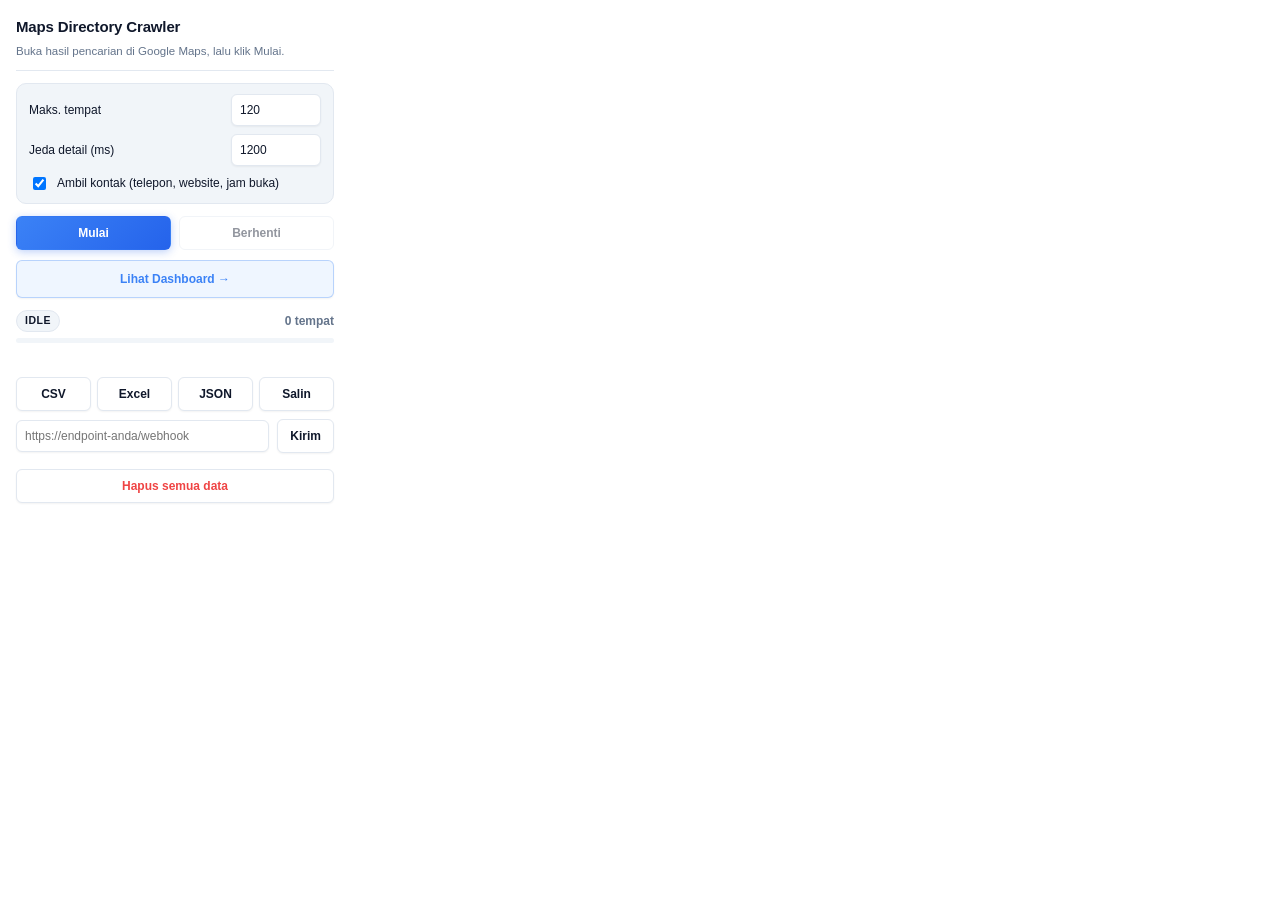
<file: popup.html>
<!doctype html>
<html lang="id">
<head>
  <meta charset="utf-8" />
  <title>Maps Directory Crawler</title>
  <link rel="stylesheet" href="popup.css" />
</head>
<body>
  <header>
    <h1>Maps Directory Crawler</h1>
    <p class="hint">Buka hasil pencarian di Google Maps, lalu klik Mulai.</p>
  </header>

  <section class="opts">
    <label class="row">
      <span>Maks. tempat</span>
      <input id="maxResults" type="number" min="1" max="500" value="120" />
    </label>
    <label class="row">
      <span>Jeda detail (ms)</span>
      <input id="detailDelay" type="number" min="400" max="8000" step="100" value="1200" />
    </label>
    <label class="row check">
      <input id="withDetail" type="checkbox" checked />
      <span>Ambil kontak (telepon, website, jam buka)</span>
    </label>
  </section>

  <section class="actions">
    <button id="start" class="primary">Mulai</button>
    <button id="stop" disabled>Berhenti</button>
  </section>

  <button id="dash" class="wide">Lihat Dashboard →</button>

  <section class="status">
    <div class="statline">
      <span id="badge" class="badge idle">idle</span>
      <span id="count">0 tempat</span>
    </div>
    <div class="bar"><div id="fill"></div></div>
    <p id="message" class="msg"></p>
    <details id="errBox" hidden>
      <summary>Kendala (<span id="errCount">0</span>)</summary>
      <ul id="errList"></ul>
    </details>
  </section>

  <section class="export">
    <div class="grid">
      <button id="csv">CSV</button>
      <button id="excel">Excel</button>
      <button id="json">JSON</button>
      <button id="copy">Salin</button>
    </div>
    <div class="row webhook">
      <input id="webhookUrl" type="url" placeholder="https://endpoint-anda/webhook" />
      <button id="send">Kirim</button>
    </div>
    <button id="clear" class="danger wide-btn">Hapus semua data</button>
  </section>

  <script src="export.js"></script>
  <script src="popup.js"></script>
</body>
</html>
</file>
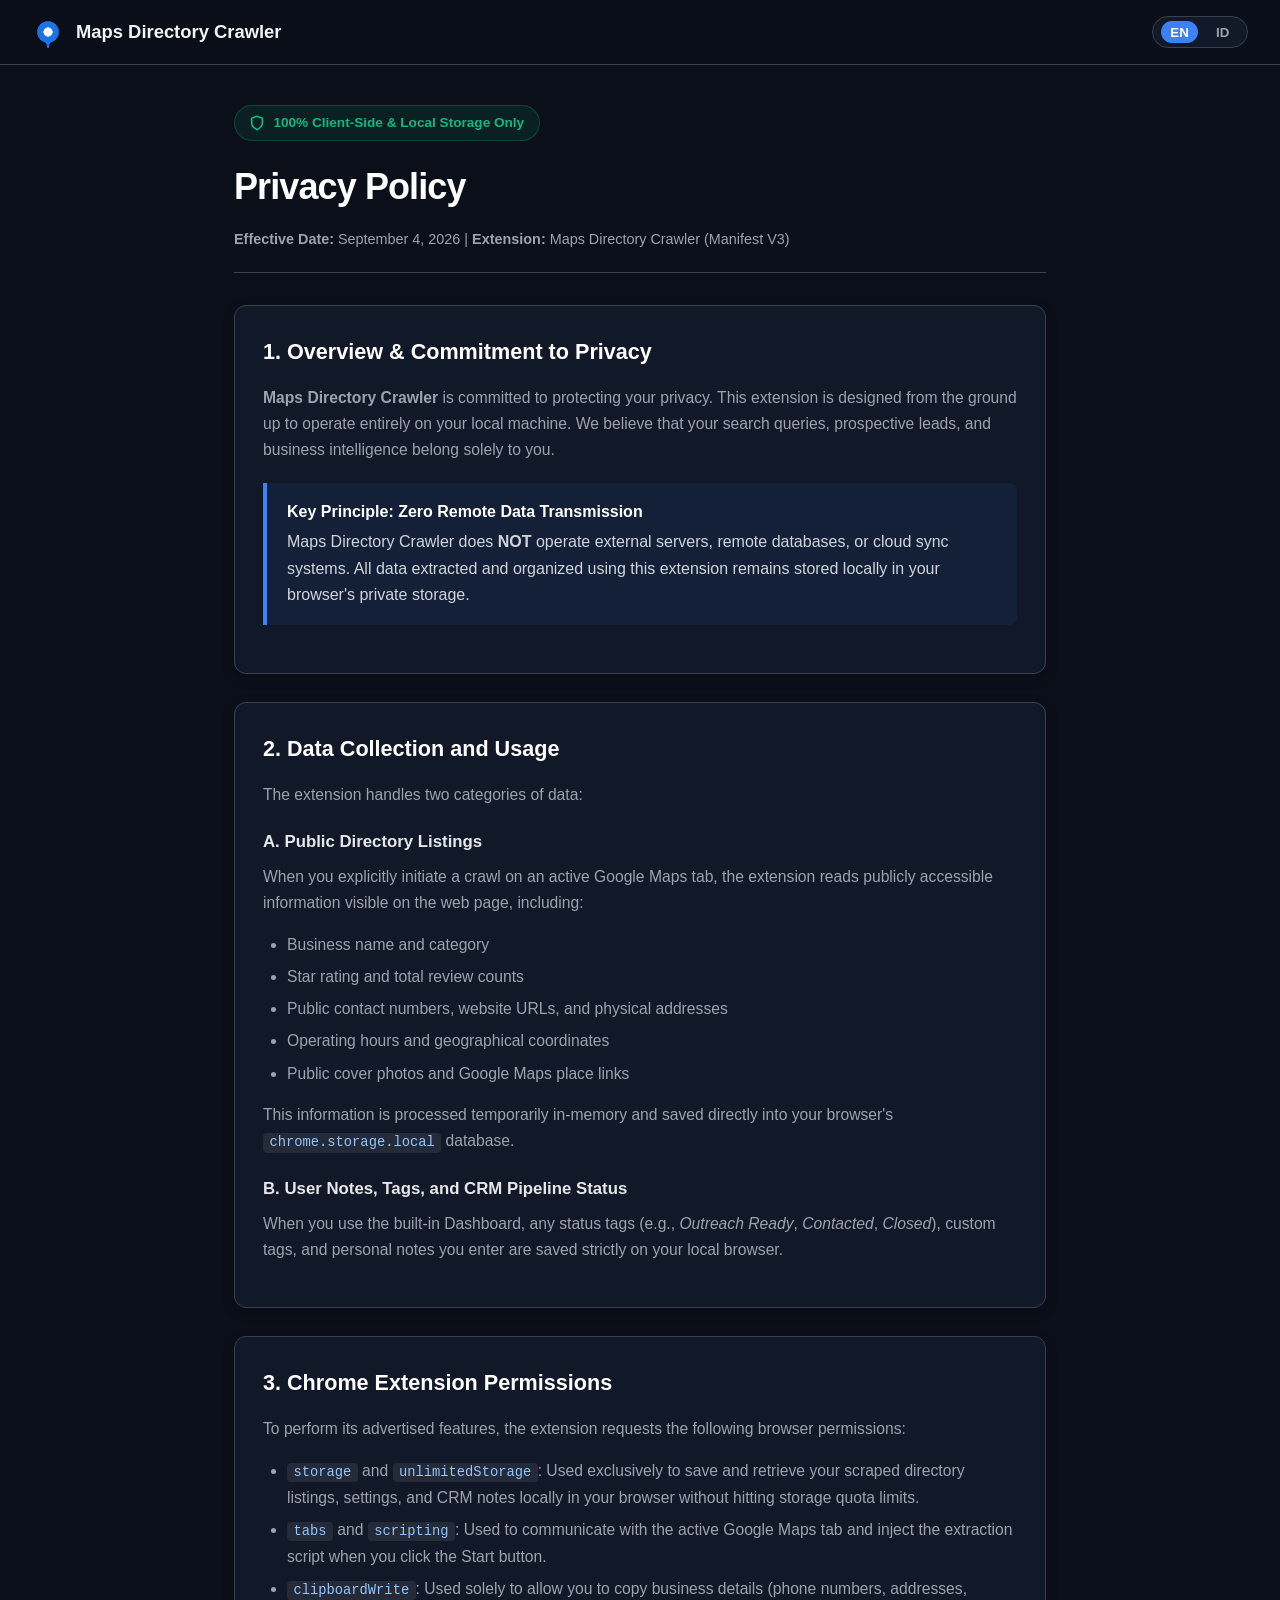
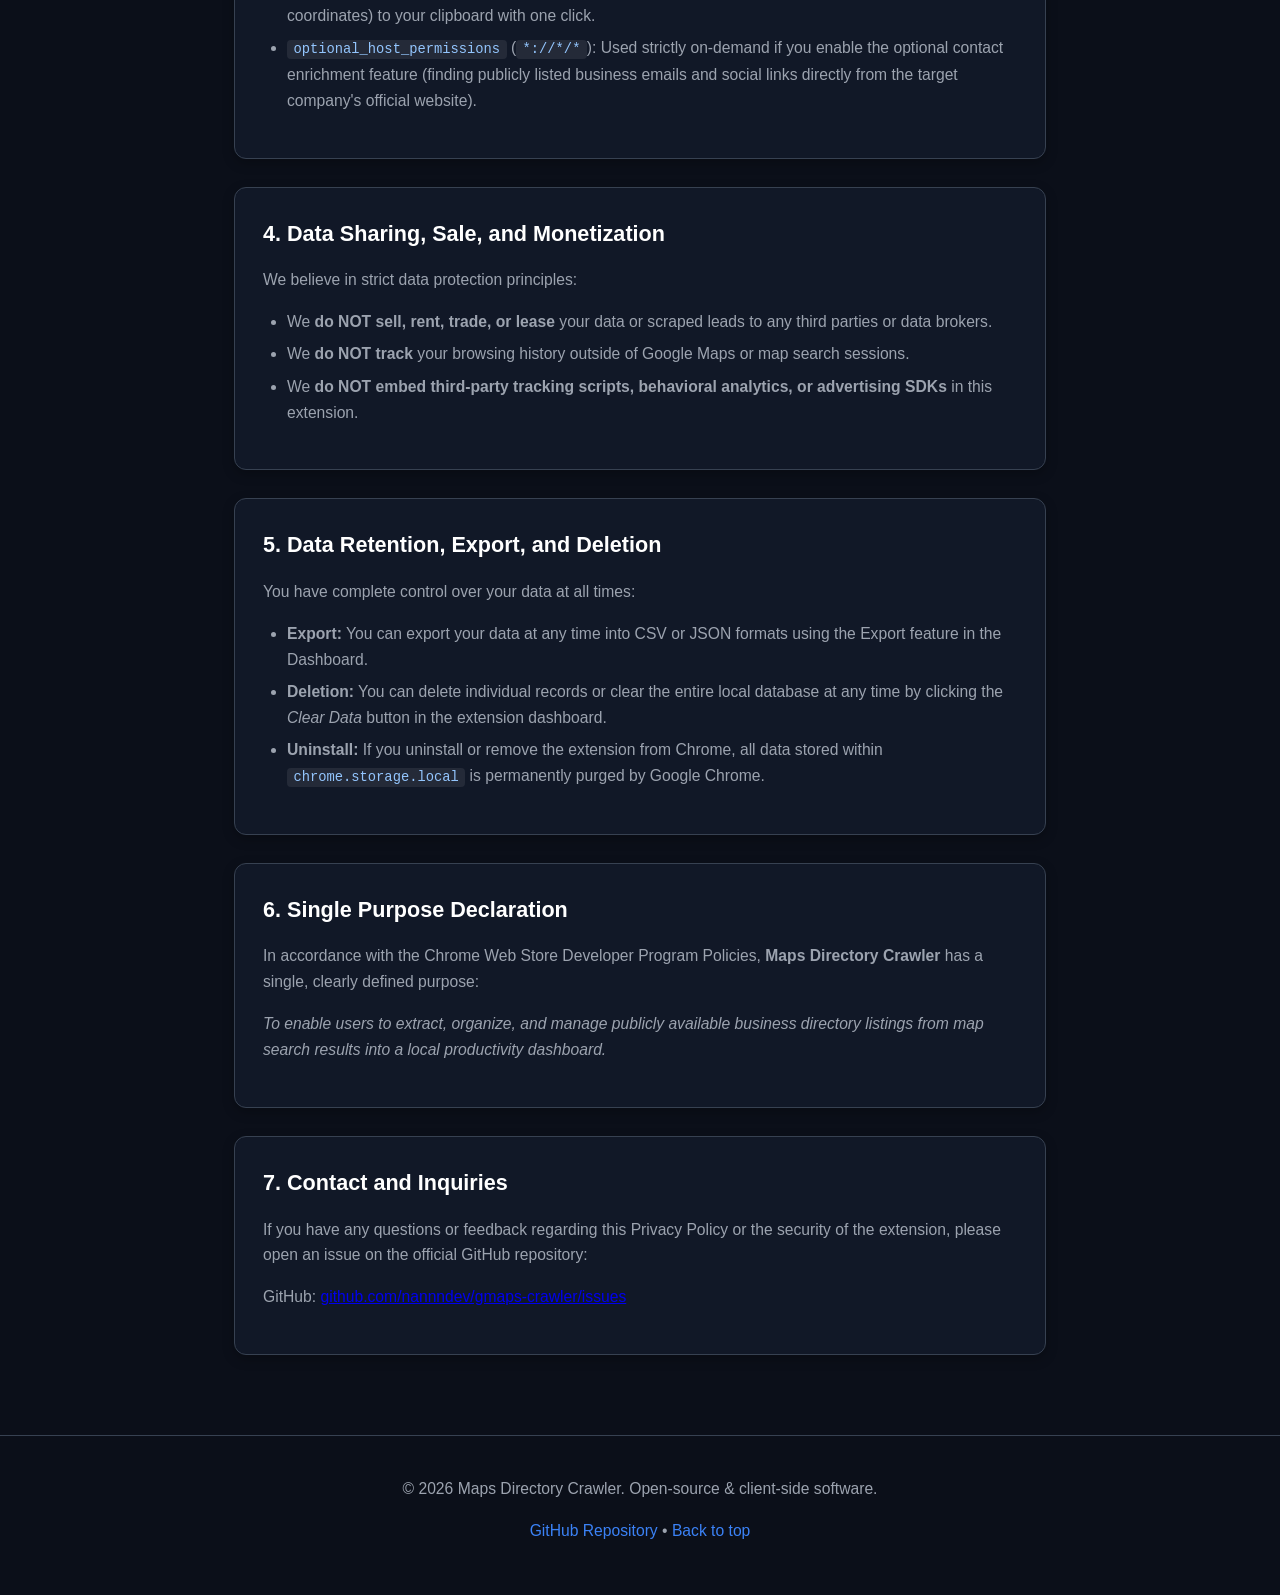
<file: docs/privacy-policy.html>
<!DOCTYPE html>
<html lang="en">
<head>
  <meta charset="UTF-8">
  <meta http-equiv="refresh" content="0; url=./index.html">
  <title>Redirecting to Privacy Policy...</title>
</head>
<body>
  <p>Redirecting to <a href="./index.html">Privacy Policy</a>...</p>
</body>
</html>
</file>
<file: dashboard.css>
/* Maps Directory Crawler — Dashboard Pro Stylesheet
 * Modern Design System with Glassmorphism, Dynamic Animations & Harmonious Palettes.
 */

:root {
  --bg: #f8fafc;
  --panel: #ffffff;
  --panel-glass: rgba(255, 255, 255, 0.85);
  --fg: #0f172a;
  --muted: #64748b;
  --line: #e2e8f0;
  --line-strong: #cbd5e1;
  --accent: #3b82f6;
  --accent-hover: #2563eb;
  --accent-soft: #eff6ff;
  --danger: #ef4444;
  --danger-soft: #fef2f2;
  --ok: #10b981;
  --ok-soft: #ecfdf5;
  --warnbg: #fffbeb;
  --warnfg: #b45309;
  --chip: #f1f5f9;
  --shadow-sm: 0 1px 2px rgba(0, 0, 0, 0.05);
  --shadow-md: 0 4px 12px -1px rgba(0, 0, 0, 0.08), 0 2px 4px -2px rgba(0, 0, 0, 0.05);
  --shadow-lg: 0 12px 32px -4px rgba(0, 0, 0, 0.12), 0 4px 6px -2px rgba(0, 0, 0, 0.05);
  --shadow-glow: 0 0 20px rgba(59, 130, 246, 0.25);
  --radius-sm: 6px;
  --radius-md: 10px;
  --radius-lg: 14px;
  --radius-full: 9999px;
}

@media (prefers-color-scheme: dark) {
  :root {
    --bg: #0b0f17;
    --panel: #131823;
    --panel-glass: rgba(19, 24, 35, 0.85);
    --fg: #f1f5f9;
    --muted: #94a3b8;
    --line: #1e2638;
    --line-strong: #2e384f;
    --accent: #60a5fa;
    --accent-hover: #3b82f6;
    --accent-soft: rgba(59, 130, 246, 0.12);
    --danger: #f87171;
    --danger-soft: rgba(239, 68, 68, 0.12);
    --ok: #34d399;
    --ok-soft: rgba(16, 185, 129, 0.12);
    --warnbg: rgba(245, 158, 11, 0.12);
    --warnfg: #fbbf24;
    --chip: #1a2130;
    --shadow-sm: 0 1px 3px rgba(0, 0, 0, 0.4);
    --shadow-md: 0 6px 16px rgba(0, 0, 0, 0.5);
    --shadow-lg: 0 16px 40px rgba(0, 0, 0, 0.65);
    --shadow-glow: 0 0 24px rgba(96, 165, 250, 0.2);
  }
}

* { box-sizing: border-box; }

/* Critical: HTML hidden attribute must always hide element */
[hidden] { display: none !important; }

body {
  margin: 0;
  padding: 24px 32px 60px;
  background: var(--bg);
  color: var(--fg);
  font: 13.5px/1.55 -apple-system, BlinkMacSystemFont, "Segoe UI", Roboto, Helvetica, Arial, sans-serif;
  -webkit-font-smoothing: antialiased;
  -moz-osx-font-smoothing: grayscale;
}

/* ── TOP HEADER & BRAND ────────────────────────────────────────── */
.top {
  display: flex;
  align-items: center;
  justify-content: space-between;
  gap: 18px;
  flex-wrap: wrap;
  margin-bottom: 18px;
  padding-bottom: 16px;
  border-bottom: 1px solid var(--line);
}

.brand {
  display: flex;
  align-items: center;
  gap: 12px;
}

.brand-badge {
  display: flex;
  align-items: center;
  justify-content: center;
  width: 40px;
  height: 40px;
  border-radius: var(--radius-md);
  background: linear-gradient(135deg, #3b82f6, #6366f1);
  color: #fff;
  font-size: 20px;
  box-shadow: 0 4px 12px rgba(99, 102, 241, 0.35);
  flex-shrink: 0;
}

.brand-titles { display: flex; flex-direction: column; gap: 2px; }
.brand-line { display: flex; align-items: center; gap: 10px; }
h1 { margin: 0; font-size: 19px; font-weight: 700; letter-spacing: -0.02em; color: var(--fg); }
.brand-sub { font-size: 11.5px; color: var(--muted); font-weight: 500; }

.chip {
  padding: 2px 10px;
  border-radius: var(--radius-full);
  background: var(--chip);
  font-size: 10.5px;
  font-weight: 700;
  text-transform: uppercase;
  letter-spacing: 0.06em;
  border: 1px solid var(--line);
}
.chip.collecting, .chip.detailing, .chip.enriching, .chip.emailing {
  color: var(--accent);
  background: var(--accent-soft);
  border-color: transparent;
}
.chip.done { color: var(--ok); background: var(--ok-soft); border-color: transparent; }
.chip.error, .chip.stopped { color: var(--danger); background: var(--danger-soft); border-color: transparent; }

.tools { display: flex; gap: 8px; align-items: center; flex-wrap: wrap; }

/* ── BUTTONS & CONTROLS ────────────────────────────────────────── */
button {
  display: inline-flex;
  align-items: center;
  justify-content: center;
  gap: 6px;
  padding: 7px 14px;
  border: 1px solid var(--line);
  border-radius: var(--radius-sm);
  background: var(--panel);
  color: var(--fg);
  font: inherit;
  font-size: 12.5px;
  font-weight: 550;
  cursor: pointer;
  box-shadow: var(--shadow-sm);
  transition: all 0.18s cubic-bezier(0.16, 1, 0.3, 1);
}
button:hover:not(:disabled) {
  border-color: var(--accent);
  background: var(--chip);
  transform: translateY(-1px);
}
button:active:not(:disabled) { transform: translateY(0); }
button:disabled { opacity: 0.45; cursor: not-allowed; box-shadow: none; }

button.primary {
  background: linear-gradient(135deg, #3b82f6, #2563eb);
  border-color: transparent;
  color: #ffffff;
  font-weight: 600;
  box-shadow: 0 2px 8px rgba(37, 99, 235, 0.3);
}
button.primary:hover:not(:disabled) {
  background: linear-gradient(135deg, #2563eb, #1d4ed8);
  box-shadow: 0 4px 14px rgba(37, 99, 235, 0.45);
}

button.ghost { background: transparent; box-shadow: none; }
button.ghost:hover:not(:disabled) { background: var(--chip); }
button.danger { color: var(--danger); }
button.danger:hover:not(:disabled) { border-color: var(--danger); background: var(--danger-soft); }

button:focus-visible, input:focus-visible, select:focus-visible, textarea:focus-visible {
  outline: 2px solid var(--accent);
  outline-offset: 1px;
}

/* ── DROPDOWNS ─────────────────────────────────────────────────── */
.dropdown { position: relative; display: inline-block; }
.dropdown-content {
  display: none;
  position: absolute;
  right: 0;
  top: 100%;
  margin-top: 6px;
  background: var(--panel);
  min-width: 190px;
  box-shadow: var(--shadow-lg);
  border-radius: var(--radius-md);
  border: 1px solid var(--line);
  z-index: 100;
  padding: 6px;
  backdrop-filter: blur(12px);
  animation: dropIn 0.18s cubic-bezier(0.16, 1, 0.3, 1);
}
@keyframes dropIn { from { opacity: 0; transform: translateY(-6px); } to { opacity: 1; transform: translateY(0); } }
.dropdown:hover .dropdown-content { display: block; }
.dropdown-content button {
  width: 100%;
  text-align: left;
  border: none;
  border-radius: var(--radius-sm);
  padding: 8px 12px;
  background: transparent;
  font-size: 12.5px;
  box-shadow: none;
  justify-content: flex-start;
}
.dropdown-content button:hover { background: var(--chip); transform: none; }
.dropdown-content hr { margin: 5px 0; border: none; border-top: 1px solid var(--line); }

/* ── RUNBAR PROGRESS ───────────────────────────────────────────── */
.runbar {
  margin-bottom: 16px;
  padding: 12px 16px;
  border: 1px solid var(--line);
  border-left: 4px solid var(--accent);
  border-radius: var(--radius-md);
  background: var(--panel);
  box-shadow: var(--shadow-sm);
}
.runbar.err { border-left-color: var(--danger); }
.runhead {
  display: flex;
  align-items: baseline;
  gap: 12px;
  margin-bottom: 8px;
  font-size: 12.5px;
  color: var(--muted);
}
#runMsg { flex: 1; min-width: 0; overflow: hidden; text-overflow: ellipsis; white-space: nowrap; font-weight: 500; }
.pct { font-variant-numeric: tabular-nums; font-weight: 700; color: var(--fg); }
.bar { height: 6px; border-radius: var(--radius-full); background: var(--chip); overflow: hidden; }
#fill { height: 100%; width: 0; background: linear-gradient(90deg, #3b82f6, #6366f1); transition: width 0.3s ease; }
#fill.indet {
  width: 35% !important;
  animation: slide 1.3s ease-in-out infinite;
}
@keyframes slide { 0% { margin-left: -35%; } 100% { margin-left: 100%; } }

/* ── STATS CARDS ───────────────────────────────────────────────── */
.stats { display: flex; gap: 10px; flex-wrap: wrap; margin-bottom: 16px; }
.stat {
  flex: 1 1 125px;
  padding: 12px 16px;
  border: 1px solid var(--line);
  border-radius: var(--radius-md);
  background: var(--panel);
  box-shadow: var(--shadow-sm);
  transition: all 0.2s ease;
}
.stat:hover { border-color: var(--line-strong); transform: translateY(-1px); }
.stat span { display: block; font-size: 22px; font-weight: 750; font-variant-numeric: tabular-nums; letter-spacing: -0.02em; }
.stat label { font-size: 11.5px; color: var(--muted); font-weight: 500; }

.stat.highlight {
  border-color: rgba(59, 130, 246, 0.4);
  background: linear-gradient(145deg, var(--panel), var(--accent-soft));
}
.stat.highlight span { color: var(--accent); }

.stat.ready {
  border-color: rgba(16, 185, 129, 0.4);
  background: linear-gradient(145deg, var(--panel), var(--ok-soft));
}
.stat.ready span { color: var(--ok); }

.stat.warn { border-left: 3px solid var(--warnfg); }
.stat.warn span { color: var(--warnfg); }

/* ── VISUAL ANALYTICS ──────────────────────────────────────────── */
.analytics-panel { margin-bottom: 18px; }
.analytics-grid {
  display: grid;
  grid-template-columns: repeat(auto-fit, minmax(210px, 1fr));
  gap: 12px;
}
.analytics-card {
  background: var(--panel);
  border: 1px solid var(--line);
  border-radius: var(--radius-md);
  padding: 14px 16px;
  box-shadow: var(--shadow-sm);
}
.analytics-card h4 {
  margin: 0 0 12px;
  font-size: 12px;
  font-weight: 700;
  color: var(--fg);
  text-transform: uppercase;
  letter-spacing: 0.05em;
}
.chart-bars { display: flex; flex-direction: column; gap: 9px; font-size: 11.5px; }
.chart-bar-row { display: flex; flex-direction: column; gap: 4px; }
.chart-bar-label { display: flex; justify-content: space-between; color: var(--muted); font-weight: 500; }
.chart-bar-track { height: 7px; background: var(--chip); border-radius: var(--radius-full); overflow: hidden; }
.chart-bar-fill { height: 100%; background: var(--accent); border-radius: var(--radius-full); transition: width 0.4s cubic-bezier(0.16, 1, 0.3, 1); }

/* ── FILTER BAR ────────────────────────────────────────────────── */
.filters { display: flex; gap: 8px; align-items: center; flex-wrap: wrap; margin-bottom: 14px; }
input[type="search"], select {
  padding: 8px 12px;
  border: 1px solid var(--line);
  border-radius: var(--radius-sm);
  background: var(--panel);
  color: var(--fg);
  font: inherit;
  font-size: 12.5px;
  box-shadow: var(--shadow-sm);
  transition: border-color 0.15s ease;
}
input[type="search"]:focus, select:focus {
  border-color: var(--accent);
}
input[type="search"] { flex: 1 1 240px; min-width: 190px; }
.shown { margin-left: auto; font-size: 12px; color: var(--muted); font-variant-numeric: tabular-nums; font-weight: 600; }

/* ── RADAR PELUANG / OPPORTUNITY BADGES ─────────────────────────── */
.opp-pill {
  display: inline-flex;
  align-items: center;
  gap: 4px;
  padding: 2.5px 8px;
  border-radius: var(--radius-full);
  font-size: 11px;
  font-weight: 650;
  white-space: nowrap;
  letter-spacing: 0.01em;
  border: 1px solid transparent;
}
.opp-pill.opp-web {
  background: rgba(59, 130, 246, 0.12);
  color: #2563eb;
  border-color: rgba(59, 130, 246, 0.3);
}
.opp-pill.opp-rep {
  background: rgba(245, 158, 11, 0.14);
  color: #d97706;
  border-color: rgba(245, 158, 11, 0.3);
}
.opp-pill.opp-high {
  background: rgba(139, 92, 246, 0.14);
  color: #7c3aed;
  border-color: rgba(139, 92, 246, 0.3);
}
.opp-pill.opp-ready {
  background: rgba(16, 185, 129, 0.14);
  color: #059669;
  border-color: rgba(16, 185, 129, 0.3);
}
.opp-pill.opp-std {
  background: var(--chip);
  color: var(--muted);
  border-color: var(--line);
}

@media (prefers-color-scheme: dark) {
  .opp-pill.opp-web { background: rgba(59, 130, 246, 0.2); color: #93c5fd; border-color: rgba(59, 130, 246, 0.4); }
  .opp-pill.opp-rep { background: rgba(245, 158, 11, 0.2); color: #fcd34d; border-color: rgba(245, 158, 11, 0.4); }
  .opp-pill.opp-high { background: rgba(139, 92, 246, 0.22); color: #c4b5fd; border-color: rgba(139, 92, 246, 0.45); }
  .opp-pill.opp-ready { background: rgba(16, 185, 129, 0.2); color: #6ee7b7; border-color: rgba(16, 185, 129, 0.4); }
  .opp-pill.opp-std { background: #1a2130; color: #94a3b8; border-color: #2e384f; }
}

.score-chip {
  display: inline-block;
  padding: 1px 5px;
  border-radius: var(--radius-sm);
  font-size: 10px;
  font-weight: 700;
  margin-left: 4px;
  background: var(--chip);
  color: var(--muted);
}

/* ── TABLE VIEW ────────────────────────────────────────────────── */
.tablewrap {
  overflow-y: auto;
  overflow-x: auto;
  max-height: calc(100vh - 280px);
  min-height: 320px;
  border: 1px solid var(--line);
  border-bottom: none;
  border-radius: var(--radius-md) var(--radius-md) 0 0;
  background: var(--panel);
  box-shadow: var(--shadow-sm);
  position: relative;
}
.tablewrap::-webkit-scrollbar {
  width: 7px;
  height: 7px;
}
.tablewrap::-webkit-scrollbar-track {
  background: var(--chip);
}
.tablewrap::-webkit-scrollbar-thumb {
  background: var(--line-strong);
  border-radius: var(--radius-full);
}
.tablewrap::-webkit-scrollbar-thumb:hover {
  background: var(--muted);
}

table { width: 100%; border-collapse: separate; border-spacing: 0; font-size: 12.5px; }

thead th {
  position: sticky;
  top: 0;
  z-index: 10;
  padding: 12px 14px;
  background: var(--chip);
  border-bottom: 2px solid var(--line-strong);
  box-shadow: 0 3px 6px -2px rgba(0, 0, 0, 0.06);
  text-align: left;
  font-size: 11px;
  font-weight: 800;
  text-transform: uppercase;
  letter-spacing: 0.06em;
  color: var(--fg);
  white-space: nowrap;
  user-select: none;
  transition: background 0.15s ease, color 0.15s ease;
}
th.sortable { cursor: pointer; }
th.sortable:hover {
  background: color-mix(in srgb, var(--accent) 14%, var(--chip));
  color: var(--accent);
}
.sort-icon { display: inline-block; font-size: 10.5px; margin-left: 4px; opacity: 0.7; }
th.sortable:hover .sort-icon { opacity: 1; color: var(--accent); }
.c-chk { width: 36px; text-align: center; }

tbody td {
  padding: 8px 14px;
  border-bottom: 1px solid var(--line);
  vertical-align: middle;
  background: var(--panel);
  transition: background 0.12s ease;
}
tbody tr:nth-child(even) td {
  background: color-mix(in srgb, var(--chip) 40%, var(--panel));
}
tbody tr:last-child td { border-bottom: none; }
tbody tr:hover td {
  background: color-mix(in srgb, var(--accent) 7%, var(--panel)) !important;
}

.c-name { min-width: 200px; max-width: 280px; }
.c-cat { max-width: 140px; white-space: nowrap; overflow: hidden; text-overflow: ellipsis; color: var(--muted); }
.num { text-align: right; font-variant-numeric: tabular-nums; }
td.num { text-align: right; white-space: nowrap; }
.c-act { width: 42px; text-align: center; }

.tbl-thumb {
  width: 30px;
  height: 30px;
  border-radius: var(--radius-sm);
  object-fit: cover;
  flex: 0 0 30px;
  margin-right: 9px;
  border: 1px solid var(--line);
  background: var(--chip);
}

.pname {
  font-weight: 650;
  cursor: pointer;
  display: flex;
  align-items: center;
}
.pname a { color: inherit; text-decoration: none; }
.pname a:hover { text-decoration: underline; color: var(--accent); }

.star-icon { color: #f59e0b; font-weight: bold; margin-right: 2px; }
.rate-val { font-weight: 700; color: var(--fg); font-variant-numeric: tabular-nums; }

.addr {
  max-width: 220px;
  white-space: nowrap;
  overflow: hidden;
  text-overflow: ellipsis;
  color: var(--muted);
  font-size: 12px;
}
.rev { color: var(--muted); font-size: 11px; }
a { color: var(--accent); text-decoration: none; }
a:hover { text-decoration: underline; }

.tag-chip {
  display: inline-block;
  padding: 1px 6px;
  border-radius: 4px;
  font-size: 10px;
  font-weight: 600;
  background: var(--chip);
  color: var(--muted);
  margin-right: 3px;
  margin-top: 2px;
}
.tags-wrap { display: flex; flex-wrap: wrap; gap: 2px; margin-top: 2px; }

.tag {
  display: inline-block;
  padding: 2px 8px;
  border-radius: var(--radius-full);
  font-size: 10.5px;
  font-weight: 650;
  white-space: nowrap;
}
.tag.none { background: var(--warnbg); color: var(--warnfg); }
.tag.dim { background: var(--chip); color: var(--muted); }
tr.nosite td:first-child { box-shadow: inset 3px 0 0 var(--warnfg); }

.sess { margin-top: 3px; font-size: 10.5px; color: var(--muted); }

.rowdel {
  padding: 3px 8px;
  border-color: transparent;
  background: transparent;
  color: var(--muted);
  font-size: 15px;
  line-height: 1;
}
.rowdel:hover { color: var(--danger); border-color: var(--danger); }

/* ── EMPTY STATE ───────────────────────────────────────────────── */
.empty {
  padding: 48px 24px;
  text-align: center;
  background: var(--panel);
  border: 1px solid var(--line);
  border-radius: var(--radius-md);
  margin: 12px 0;
}
.empty-icon { font-size: 36px; margin-bottom: 12px; opacity: 0.8; }
.empty-msg { font-size: 13.5px; color: var(--muted); margin: 0; }

/* ── LIVE INDICATOR ────────────────────────────────────────────── */
.live {
  display: inline-flex;
  align-items: center;
  gap: 6px;
  padding: 2px 10px;
  border-radius: var(--radius-full);
  background: var(--warnbg);
  color: var(--warnfg);
  font-size: 11px;
  font-weight: 700;
  text-transform: uppercase;
  letter-spacing: 0.05em;
}
.live i {
  width: 6px;
  height: 6px;
  border-radius: 50%;
  background: currentColor;
  animation: pulse 1.4s ease-in-out infinite;
}
@keyframes pulse { 0%,100% { opacity: 1; transform: scale(1); } 50% { opacity: 0.3; transform: scale(0.85); } }

/* ── BILINGUAL LANGUAGE SWITCHER ─────────────────────────────── */
.lang-switch {
  display: inline-flex;
  border: 1px solid var(--line);
  border-radius: var(--radius-sm);
  overflow: hidden;
  box-shadow: var(--shadow-sm);
}
.lang-switch button {
  border: none;
  border-radius: 0;
  background: var(--panel);
  padding: 7px 11px;
  font-size: 11px;
  font-weight: 750;
  box-shadow: none;
  color: var(--muted);
  letter-spacing: 0.04em;
  transition: all 0.15s ease;
}
.lang-switch button + button { border-left: 1px solid var(--line); }
.lang-switch button:hover { color: var(--fg); background: var(--chip); }
.lang-switch button.on {
  background: var(--accent);
  color: #ffffff;
}

/* ── VIEW TOGGLE (TABLE/CARD) ──────────────────────────────────── */
.seg { display: inline-flex; border: 1px solid var(--line); border-radius: var(--radius-sm); overflow: hidden; box-shadow: var(--shadow-sm); }
.seg button { border: none; border-radius: 0; background: var(--panel); padding: 7px 13px; box-shadow: none; }
.seg button + button { border-left: 1px solid var(--line); }
.seg button.on { background: var(--accent); color: #fff; font-weight: 600; }
.seg button.on:hover { background: var(--accent); }

/* ── SKELETON LOADING ──────────────────────────────────────────── */
.sk {
  display: block;
  height: 10px;
  border-radius: 4px;
  background: linear-gradient(90deg, var(--chip) 25%, var(--line) 37%, var(--chip) 63%);
  background-size: 400% 100%;
  animation: shimmer 1.3s ease infinite;
}
@keyframes shimmer { 0% { background-position: 100% 50%; } 100% { background-position: 0 50%; } }
tr.skel td { padding: 13px 12px; }

/* ── CARD VIEW ─────────────────────────────────────────────────── */
.cardwrap {
  display: grid;
  grid-template-columns: repeat(auto-fill, minmax(280px, 1fr));
  gap: 14px;
  max-height: calc(100vh - 280px);
  overflow-y: auto;
  padding: 4px;
  border: 1px solid var(--line);
  border-bottom: none;
  border-radius: var(--radius-md) var(--radius-md) 0 0;
  background: var(--panel);
}
.cardwrap::-webkit-scrollbar {
  width: 7px;
}
.cardwrap::-webkit-scrollbar-track {
  background: var(--chip);
}
.cardwrap::-webkit-scrollbar-thumb {
  background: var(--line-strong);
  border-radius: var(--radius-full);
}
.cardwrap::-webkit-scrollbar-thumb:hover {
  background: var(--muted);
}

.card {
  position: relative;
  display: flex;
  flex-direction: column;
  gap: 9px;
  padding: 16px;
  border: 1px solid var(--line);
  border-radius: var(--radius-md);
  background: var(--panel);
  box-shadow: var(--shadow-sm);
  transition: all 0.2s cubic-bezier(0.16, 1, 0.3, 1);
}
.card:hover { border-color: var(--accent); transform: translateY(-2px); box-shadow: var(--shadow-md); }
.card.nosite { border-left: 3px solid var(--warnfg); }
.card-img {
  width: 100%;
  height: 130px;
  object-fit: cover;
  border-radius: var(--radius-sm);
  margin-bottom: 4px;
  background: var(--chip);
}
.card h3 { margin: 0; font-size: 14.5px; font-weight: 700; line-height: 1.35; padding-right: 24px; cursor: pointer; }
.card h3 a { color: inherit; text-decoration: none; }
.card h3 a:hover { text-decoration: underline; color: var(--accent); }
.card .meta { display: flex; align-items: center; gap: 8px; flex-wrap: wrap; font-size: 11.5px; color: var(--muted); }
.card .addr { font-size: 12px; color: var(--muted); line-height: 1.45; }
.card .lines { display: flex; flex-direction: column; gap: 5px; font-size: 12px; }
.card .lines div { display: flex; gap: 8px; }
.card .lines b { flex: 0 0 56px; font-weight: 600; color: var(--muted); }
.card .lines span, .card .lines a { min-width: 0; overflow: hidden; text-overflow: ellipsis; white-space: nowrap; }
.card .rowdel { position: absolute; top: 10px; right: 10px; }
.card .sess { margin-top: auto; padding-top: 4px; }
.card-opp-row { display: flex; align-items: center; justify-content: space-between; margin-bottom: 2px; }

/* ── STICKY PAGINATION ─────────────────────────────────────────── */
.pager {
  position: sticky;
  bottom: 0;
  z-index: 30;
  display: flex;
  align-items: center;
  gap: 8px;
  margin-top: 0;
  padding: 10px 16px;
  background: var(--panel-glass);
  backdrop-filter: blur(14px);
  border: 1px solid var(--line);
  border-radius: 0 0 var(--radius-md) var(--radius-md);
  box-shadow: 0 -3px 12px rgba(0, 0, 0, 0.04), var(--shadow-sm);
  flex-wrap: wrap;
}
.pinfo { font-size: 12.5px; color: var(--muted); font-variant-numeric: tabular-nums; padding: 0 4px; font-weight: 600; }
.pager select { margin-left: auto; }
.pager button { min-width: 38px; }

/* ── STATUS SELECT & NOTES ─────────────────────────────────────── */
.stsel {
  padding: 3px 8px;
  border: 1px solid var(--line);
  border-radius: var(--radius-full);
  background: var(--chip);
  color: var(--muted);
  font: inherit;
  font-size: 11.5px;
  font-weight: 650;
  cursor: pointer;
  max-width: 135px;
}
.stsel.st-baru      { background: #e8f0fe; color: #1a56c4; border-color: transparent; }
.stsel.st-dihubungi { background: #fff4d6; color: #8a5a00; border-color: transparent; }
.stsel.st-followup  { background: #ede4fb; color: #6a3fb5; border-color: transparent; }
.stsel.st-deal      { background: #e2f5ea; color: #12653d; border-color: transparent; }
.stsel.st-tolak     { background: #fae3e0; color: #a32d1a; border-color: transparent; }

@media (prefers-color-scheme: dark) {
  .stsel.st-baru      { background: #1b2f52; color: #a8c7fa; }
  .stsel.st-dihubungi { background: #40320e; color: #f3ce7a; }
  .stsel.st-followup  { background: #33234d; color: #cbb0f5; }
  .stsel.st-deal      { background: #14392a; color: #8fd9b0; }
  .stsel.st-tolak     { background: #45211c; color: #f2a99c; }
}

.note {
  width: 100%;
  min-width: 108px;
  padding: 4px 8px;
  border: 1px solid transparent;
  border-radius: var(--radius-sm);
  background: transparent;
  color: var(--fg);
  font: inherit;
  font-size: 12px;
}
.note:hover { border-color: var(--line); }
.note:focus { border-color: var(--accent); background: var(--bg); outline: none; }
.notecell { min-width: 130px; }
.emailcell { max-width: 180px; overflow: hidden; text-overflow: ellipsis; }

.crm { display: flex; gap: 8px; align-items: center; margin-top: 4px; }
.crm .note { flex: 1; border-color: var(--line); }

/* ── SOCIAL BADGES ─────────────────────────────────────────────── */
.social-badge {
  display: inline-flex;
  align-items: center;
  gap: 3px;
  padding: 2px 7px;
  border-radius: 4px;
  font-size: 10.5px;
  font-weight: 650;
  text-decoration: none;
  color: #fff;
  margin-right: 4px;
  margin-bottom: 2px;
  transition: opacity 0.15s ease;
}
.social-badge:hover { opacity: 0.85; text-decoration: none; }
.social-ig { background: linear-gradient(45deg, #f09433, #e6683c, #dc2743, #cc2366, #bc1888); }
.social-wa { background: #25d366; }
.social-fb { background: #1877f2; }
.social-li { background: #0a66c2; }
.social-tt { background: #000; }
.social-tw { background: #1da1f2; }

/* ── FLOATING BATCH BAR ────────────────────────────────────────── */
.batch-bar {
  position: fixed;
  bottom: 64px;
  left: 50%;
  transform: translateX(-50%);
  background: var(--panel-glass);
  backdrop-filter: blur(14px);
  border: 1px solid var(--line-strong);
  box-shadow: var(--shadow-lg), var(--shadow-glow);
  border-radius: var(--radius-full);
  padding: 9px 20px;
  display: flex;
  align-items: center;
  gap: 12px;
  z-index: 500;
  animation: slideUp 0.3s cubic-bezier(0.16, 1, 0.3, 1);
}
@keyframes slideUp { from { transform: translate(-50%, 40px); opacity: 0; } to { transform: translate(-50%, 0); opacity: 1; } }
.batch-count { font-weight: 700; font-size: 12.5px; }

/* ── QUICK DETAIL DRAWER ───────────────────────────────────────── */
.drawer-overlay {
  position: fixed;
  top: 0;
  left: 0;
  right: 0;
  bottom: 0;
  background: rgba(0, 0, 0, 0.5);
  backdrop-filter: blur(4px);
  z-index: 999;
}
.drawer {
  position: fixed;
  top: 0;
  right: 0;
  bottom: 0;
  width: 460px;
  max-width: 92vw;
  background: var(--panel);
  border-left: 1px solid var(--line);
  box-shadow: -12px 0 40px rgba(0, 0, 0, 0.3);
  z-index: 1000;
  display: flex;
  flex-direction: column;
  animation: slideRight 0.28s cubic-bezier(0.16, 1, 0.3, 1);
}
@keyframes slideRight { from { transform: translateX(100%); } to { transform: translateX(0); } }
.drawer-header {
  display: flex;
  align-items: center;
  justify-content: space-between;
  padding: 18px 22px;
  border-bottom: 1px solid var(--line);
}
.drawer-header h2 { margin: 0; font-size: 17px; font-weight: 700; word-break: break-word; }
.drawer-close { background: none; border: none; font-size: 24px; cursor: pointer; color: var(--muted); padding: 0 4px; box-shadow: none; }
.drawer-close:hover { color: var(--fg); background: transparent; transform: none; }
.drawer-body { padding: 20px 22px; overflow-y: auto; display: flex; flex-direction: column; gap: 18px; }
.drawer-badges { display: flex; gap: 8px; flex-wrap: wrap; align-items: center; }

.drawer-actions {
  display: grid;
  grid-template-columns: repeat(auto-fit, minmax(105px, 1fr));
  gap: 8px;
}
.btn-action {
  padding: 8px 12px;
  border-radius: var(--radius-sm);
  font-size: 12px;
  font-weight: 650;
  text-decoration: none;
  display: inline-flex;
  align-items: center;
  justify-content: center;
  gap: 6px;
  white-space: nowrap;
  transition: all 0.15s ease;
}
.btn-action:hover { opacity: 0.9; transform: translateY(-1px); }
.btn-action.wa { background: #25d366; color: #fff; }
.btn-action.call { background: var(--chip); color: var(--fg); }
.btn-action.site { background: var(--accent); color: #fff; }
.btn-action.map { background: var(--chip); color: var(--fg); }
.btn-action.mail { background: var(--chip); color: var(--fg); }

.drawer-opp-box {
  display: flex;
  align-items: center;
  justify-content: space-between;
  padding: 12px 14px;
  border-radius: var(--radius-sm);
  background: var(--chip);
  border: 1px solid var(--line);
}
.drawer-score-box { text-align: right; }
.score-label { display: block; font-size: 10px; color: var(--muted); text-transform: uppercase; font-weight: 700; letter-spacing: 0.05em; }
.score-number { font-size: 18px; font-weight: 800; color: var(--accent); }

.drawer-section { display: flex; flex-direction: column; gap: 9px; border-top: 1px solid var(--line); padding-top: 14px; }
.drawer-section:first-of-type { border-top: none; padding-top: 0; }
.drawer-section h3 { margin: 0 0 4px; font-size: 11.5px; font-weight: 700; color: var(--muted); text-transform: uppercase; letter-spacing: 0.05em; }
.drawer-row { font-size: 12.5px; line-height: 1.5; word-break: break-word; }
.drawer-row b { font-weight: 650; min-width: 96px; display: inline-block; color: var(--muted); }
.drawer-textarea, .drawer-input {
  width: 100%;
  padding: 9px 12px;
  border: 1px solid var(--line);
  border-radius: var(--radius-sm);
  background: var(--bg);
  color: var(--fg);
  font: inherit;
  margin-top: 4px;
}
.drawer-textarea { min-height: 75px; resize: vertical; }
.hours-box { white-space: pre-line; background: var(--chip); padding: 9px 12px; border-radius: var(--radius-sm); font-size: 11.5px; margin-top: 4px; }

/* ── MODAL IMPORT / RESTORE ────────────────────────────────────── */
.modal-overlay {
  position: fixed;
  top: 0;
  left: 0;
  right: 0;
  bottom: 0;
  background: rgba(0, 0, 0, 0.55);
  backdrop-filter: blur(6px);
  z-index: 1100;
  display: flex;
  align-items: center;
  justify-content: center;
  padding: 20px;
}
.modal-box {
  background: var(--panel);
  border: 1px solid var(--line-strong);
  border-radius: var(--radius-lg);
  box-shadow: var(--shadow-lg);
  width: 520px;
  max-width: 95vw;
  display: flex;
  flex-direction: column;
  animation: modalZoom 0.22s cubic-bezier(0.16, 1, 0.3, 1);
  overflow: hidden;
}
@keyframes modalZoom { from { opacity: 0; transform: scale(0.95); } to { opacity: 1; transform: scale(1); } }

.modal-header {
  display: flex;
  align-items: center;
  justify-content: space-between;
  padding: 18px 22px;
  border-bottom: 1px solid var(--line);
}
.modal-title-wrap { display: flex; align-items: center; gap: 12px; }
.modal-icon { font-size: 24px; }
.modal-header h3 { margin: 0; font-size: 16px; font-weight: 700; color: var(--fg); }
.modal-sub { margin: 2px 0 0; font-size: 12px; color: var(--muted); }
.modal-close { background: none; border: none; font-size: 24px; color: var(--muted); cursor: pointer; padding: 0; box-shadow: none; }
.modal-close:hover { color: var(--fg); background: transparent; transform: none; }

.modal-body { padding: 22px; display: flex; flex-direction: column; gap: 16px; }

.dropzone {
  border: 2px dashed var(--line-strong);
  border-radius: var(--radius-md);
  padding: 28px 20px;
  text-align: center;
  cursor: pointer;
  background: var(--chip);
  transition: all 0.2s ease;
}
.dropzone:hover, .dropzone.dragover {
  border-color: var(--accent);
  background: var(--accent-soft);
  transform: scale(1.01);
}
.dropzone-icon { font-size: 32px; margin-bottom: 8px; }
.dropzone-text { font-size: 13.5px; color: var(--fg); }
.dropzone-text b { color: var(--accent); }
.dropzone-hint { font-size: 11.5px; color: var(--muted); margin-top: 4px; }

.import-preview {
  display: flex;
  flex-direction: column;
  gap: 12px;
  padding: 14px 16px;
  border: 1px solid var(--line);
  border-radius: var(--radius-md);
  background: var(--chip);
}
.import-file-badge { display: flex; align-items: center; justify-content: space-between; font-weight: 650; }
.imp-tag {
  padding: 2px 8px;
  border-radius: var(--radius-full);
  background: var(--accent);
  color: #fff;
  font-size: 10px;
  font-weight: 700;
  text-transform: uppercase;
}
.import-stats { display: flex; gap: 16px; font-size: 12.5px; color: var(--fg); }
.text-warn { color: var(--warnfg); font-weight: 650; }

.import-mode-wrap { display: flex; flex-direction: column; gap: 8px; margin-top: 6px; }
.mode-option {
  display: flex;
  gap: 10px;
  align-items: flex-start;
  padding: 10px 12px;
  border: 1px solid var(--line);
  border-radius: var(--radius-sm);
  background: var(--panel);
  cursor: pointer;
  transition: border-color 0.15s ease;
}
.mode-option:hover { border-color: var(--accent); }
.mode-desc { display: flex; flex-direction: column; gap: 2px; }
.mode-desc b { font-size: 12.5px; }
.mode-desc span { font-size: 11.5px; color: var(--muted); }

.modal-footer {
  display: flex;
  align-items: center;
  justify-content: flex-end;
  gap: 10px;
  padding: 14px 22px;
  border-top: 1px solid var(--line);
  background: var(--panel);
}

/* ── TOAST NOTIFICATIONS ───────────────────────────────────────── */
.toast-container {
  position: fixed;
  bottom: 24px;
  right: 24px;
  z-index: 9999;
  display: flex;
  flex-direction: column;
  gap: 10px;
  pointer-events: none;
}
.toast {
  pointer-events: auto;
  display: flex;
  align-items: center;
  gap: 10px;
  padding: 12px 18px;
  background: var(--panel-glass);
  backdrop-filter: blur(14px);
  border: 1px solid var(--line-strong);
  box-shadow: var(--shadow-lg);
  border-radius: var(--radius-md);
  color: var(--fg);
  font-size: 12.5px;
  font-weight: 550;
  min-width: 260px;
  max-width: 380px;
  animation: toastIn 0.28s cubic-bezier(0.16, 1, 0.3, 1);
  transition: opacity 0.25s ease, transform 0.25s ease;
}
.toast.toast-out { opacity: 0; transform: translateY(10px); }
@keyframes toastIn { from { opacity: 0; transform: translateY(16px); } to { opacity: 1; transform: translateY(0); } }
.toast-icon { font-size: 16px; flex-shrink: 0; }
.toast.success { border-left: 4px solid var(--ok); }
.toast.error { border-left: 4px solid var(--danger); }
.toast.info { border-left: 4px solid var(--accent); }

@media (max-width: 768px) {
  body { padding: 16px; }
  .tools { width: 100%; }
  .shown { width: 100%; margin: 4px 0 0; }
  .batch-bar { width: 92vw; justify-content: space-between; }
}
</file>
<file: popup.css>
/* Maps Directory Crawler — Popup Stylesheet
 * Modern compact UI aligned with Dashboard Pro design system.
 */

:root {
  --bg: #ffffff;
  --fg: #0f172a;
  --muted: #64748b;
  --line: #e2e8f0;
  --accent: #3b82f6;
  --accent-hover: #2563eb;
  --accent-soft: #eff6ff;
  --danger: #ef4444;
  --danger-soft: #fef2f2;
  --ok: #10b981;
  --ok-soft: #ecfdf5;
  --chip: #f1f5f9;
  --radius-sm: 6px;
  --radius-md: 10px;
  --radius-full: 9999px;
  --shadow-sm: 0 1px 2px rgba(0, 0, 0, 0.05);
}

@media (prefers-color-scheme: dark) {
  :root {
    --bg: #111827;
    --fg: #f1f5f9;
    --muted: #94a3b8;
    --line: #1f2937;
    --accent: #60a5fa;
    --accent-hover: #3b82f6;
    --accent-soft: rgba(59, 130, 246, 0.15);
    --danger: #f87171;
    --danger-soft: rgba(239, 68, 68, 0.15);
    --ok: #34d399;
    --ok-soft: rgba(16, 185, 129, 0.15);
    --chip: #1e293b;
    --shadow-sm: 0 1px 3px rgba(0, 0, 0, 0.3);
  }
}

* { box-sizing: border-box; }

body {
  width: 350px;
  margin: 0;
  padding: 16px;
  background: var(--bg);
  color: var(--fg);
  font: 13px/1.5 -apple-system, BlinkMacSystemFont, "Segoe UI", Roboto, sans-serif;
  -webkit-font-smoothing: antialiased;
}

header {
  margin-bottom: 12px;
  padding-bottom: 10px;
  border-bottom: 1px solid var(--line);
}

h1 {
  margin: 0;
  font-size: 15px;
  font-weight: 700;
  letter-spacing: -0.01em;
  color: var(--fg);
}

.hint {
  margin: 4px 0 0;
  font-size: 11.5px;
  color: var(--muted);
}

section { margin-top: 12px; }

.opts {
  background: var(--chip);
  padding: 10px 12px;
  border-radius: var(--radius-md);
  border: 1px solid var(--line);
}

.row {
  display: flex;
  align-items: center;
  justify-content: space-between;
  gap: 8px;
  margin-bottom: 8px;
}
.row:last-child { margin-bottom: 0; }
.row.check { justify-content: flex-start; cursor: pointer; }
.row span { font-size: 12px; font-weight: 500; }

input[type="number"], input[type="url"] {
  width: 90px;
  padding: 6px 8px;
  border: 1px solid var(--line);
  border-radius: var(--radius-sm);
  background: var(--bg);
  color: var(--fg);
  font: inherit;
  font-size: 12px;
  box-shadow: var(--shadow-sm);
}
input[type="url"] { width: 100%; }
input:focus-visible, button:focus-visible { outline: 2px solid var(--accent); outline-offset: 1px; }

button {
  padding: 7px 12px;
  border: 1px solid var(--line);
  border-radius: var(--radius-sm);
  background: var(--bg);
  color: var(--fg);
  font: inherit;
  font-size: 12px;
  font-weight: 600;
  cursor: pointer;
  box-shadow: var(--shadow-sm);
  transition: all 0.15s ease;
}
button:hover:not(:disabled) {
  border-color: var(--accent);
  transform: translateY(-1px);
}
button:active:not(:disabled) { transform: translateY(0); }
button:disabled { opacity: 0.45; cursor: not-allowed; box-shadow: none; }

button.primary {
  background: linear-gradient(135deg, #3b82f6, #2563eb);
  border-color: transparent;
  color: #fff;
  box-shadow: 0 2px 8px rgba(37, 99, 235, 0.3);
}
button.primary:hover:not(:disabled) {
  background: linear-gradient(135deg, #2563eb, #1d4ed8);
}
button.danger { color: var(--danger); }
button.danger:hover:not(:disabled) { border-color: var(--danger); background: var(--danger-soft); }

.actions { display: grid; grid-template-columns: 1fr 1fr; gap: 8px; }

.statline { display: flex; align-items: center; gap: 8px; margin-bottom: 6px; }
.badge {
  padding: 2px 8px;
  border-radius: var(--radius-full);
  background: var(--chip);
  font-size: 10.5px;
  font-weight: 700;
  text-transform: uppercase;
  letter-spacing: 0.05em;
  border: 1px solid var(--line);
}
.badge.collecting, .badge.detailing, .badge.enriching, .badge.emailing {
  color: var(--accent);
  background: var(--accent-soft);
  border-color: transparent;
}
.badge.done { color: var(--ok); background: var(--ok-soft); border-color: transparent; }
.badge.error, .badge.stopped { color: var(--danger); background: var(--danger-soft); border-color: transparent; }
#count { font-size: 12px; color: var(--muted); margin-left: auto; font-weight: 600; font-variant-numeric: tabular-nums; }

.bar { height: 5px; border-radius: var(--radius-full); background: var(--chip); overflow: hidden; }
#fill { height: 100%; width: 0; background: linear-gradient(90deg, #3b82f6, #6366f1); transition: width 0.25s ease; }

.msg { margin: 6px 0 0; font-size: 11.5px; color: var(--muted); min-height: 16px; word-break: break-word; }

details { margin-top: 6px; font-size: 11.5px; color: var(--danger); }
details ul { margin: 5px 0 0; padding-left: 16px; max-height: 96px; overflow-y: auto; }
details li { margin-bottom: 2px; word-break: break-word; }

.grid { display: grid; grid-template-columns: repeat(4, 1fr); gap: 6px; }
.webhook { margin-top: 8px; }
.webhook button { flex: 0 0 auto; }

button.wide {
  width: 100%;
  margin-top: 10px;
  padding: 9px;
  font-weight: 650;
  background: var(--accent-soft);
  border-color: rgba(59, 130, 246, 0.3);
  color: var(--accent);
}
button.wide:hover { background: var(--accent); color: #fff; }

button.wide-btn {
  width: 100%;
  margin-top: 8px;
}
</file>
